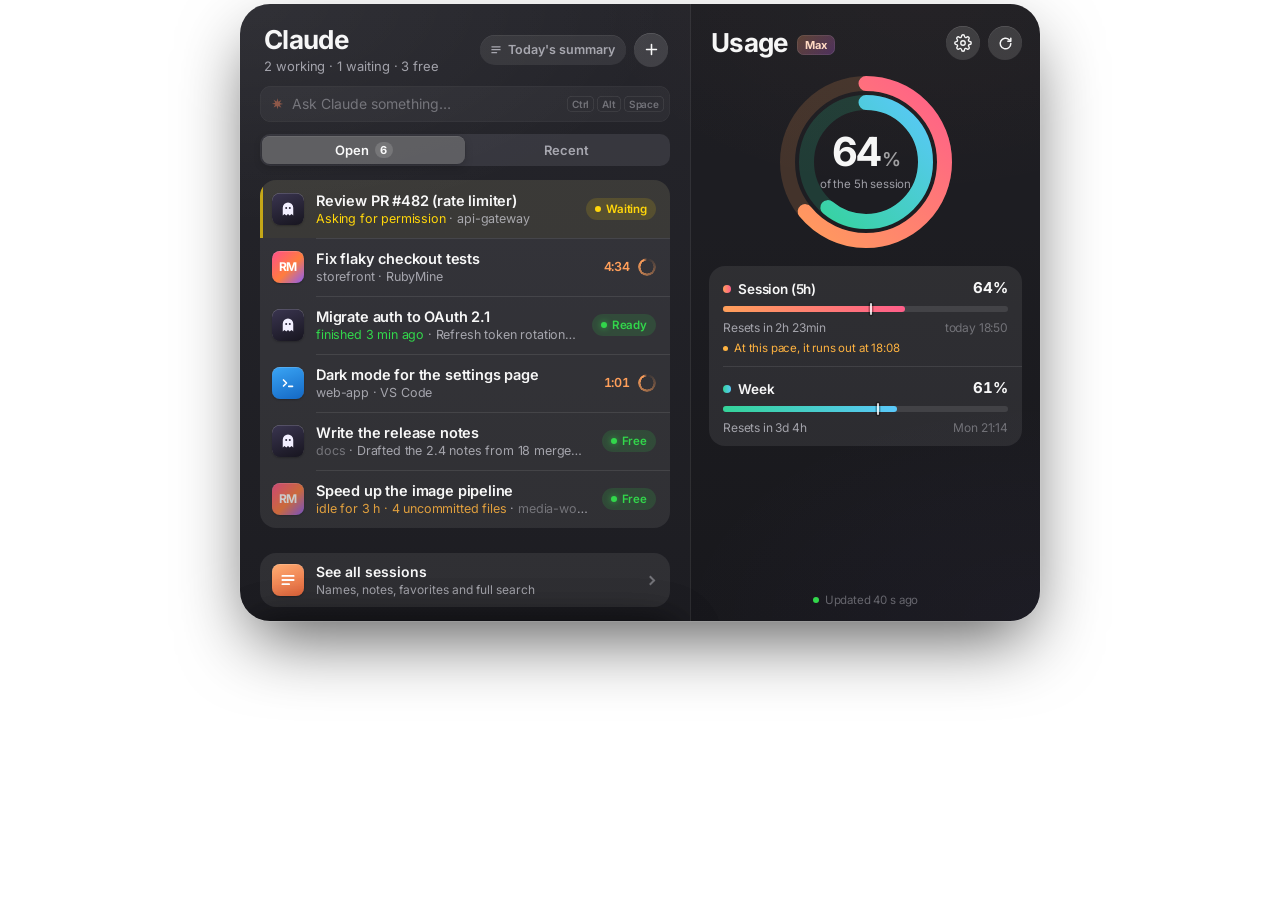
<file: claude_dock/ui/index.html>
<!doctype html>
<html lang="en">
<head>
<meta charset="utf-8">
<title>Claude Dock</title>
<link rel="stylesheet" href="style.css">
<script src="i18n.js"></script>
</head>
<body>
  <!-- ilha: o que fica visível com o painel fechado -->
  <button id="island" aria-label="Claude sessions">
    <svg class="island-mark" viewBox="0 0 24 24" aria-hidden="true"><path d="M12 2.5l1.6 6.1 5.6-3.1-3.1 5.6 6.1 1.6-6.1 1.6 3.1 5.6-5.6-3.1L12 22.5l-1.6-6.1-5.6 3.1 3.1-5.6-6.1-1.6 6.1-1.6-3.1-5.6 5.6 3.1z"/></svg>
    <span id="dots" class="dots"></span>
    <span id="island-wait" class="island-wait"></span>
    <span id="island-ask" class="island-ask"></span>
    <span id="island-usage" class="island-usage"></span>
    <span id="island-update" class="island-update" hidden>
      <svg viewBox="0 0 24 24"><path d="M12 18V6M6.5 11.5L12 6l5.5 5.5"/></svg>
    </span>
  </button>

  <section id="panel" aria-hidden="true">
    <div class="tint"></div>

    <div class="content">
      <header class="head">
        <div>
          <h1>Claude</h1>
          <p id="summary"></p>
        </div>
        <div class="head-actions">
          <!-- resumo do dia: só aparece com summary.enabled -->
          <button id="sum-open" class="head-pill" type="button" data-i18n-aria="sumTitle" hidden>
            <svg viewBox="0 0 24 24"><path d="M5 6.5h14M5 11.5h14M5 16.5h8"/></svg><span data-i18n="sumBtn"></span>
          </button>
          <button id="new" class="round" data-i18n-aria="newSession">
            <svg viewBox="0 0 24 24"><path d="M12 5v14M5 12h14"/></svg>
          </button>
        </div>
      </header>

      <!-- comando rápido: uma linha discreta; vira o campo de pedido ao focar -->
      <div id="ask" class="ask">
        <div class="ask-bar">
          <svg class="ask-mark" viewBox="0 0 24 24" aria-hidden="true"><path d="M12 2.5l1.6 6.1 5.6-3.1-3.1 5.6 6.1 1.6-6.1 1.6 3.1 5.6-5.6-3.1L12 22.5l-1.6-6.1-5.6 3.1 3.1-5.6-6.1-1.6 6.1-1.6-3.1-5.6 5.6 3.1z"/></svg>
          <input id="ask-input" type="text" data-i18n-ph="askPh" spellcheck="false" autocomplete="off" maxlength="4000">
          <span id="ask-keys" class="ask-keys"></span>
          <button id="ask-folder" class="ask-chip" type="button"></button>
          <button id="ask-stop" class="ask-stop" type="button">
            <i></i><span data-i18n="askStop"></span>
          </button>
        </div>
        <div id="ask-menu" class="ask-menu">
          <div class="ask-menu-title" data-i18n="askRunIn"></div>
          <ul id="ask-folders"></ul>
          <button id="ask-pick" class="ask-menu-pick" type="button" data-i18n="askOtherFolder"></button>
        </div>
      </div>

      <div class="seg" role="tablist">
        <span class="seg-thumb"></span>
        <button data-tab="live" role="tab"><span data-i18n="tabOpen"></span><span id="nlive" class="seg-n"></span></button>
        <button data-tab="recent" role="tab" data-i18n="tabRecent"></button>
      </div>

      <div class="views">
        <div class="view" data-view="live">
          <div id="live"></div>
        </div>
        <div class="view" data-view="recent">
          <label class="search">
            <svg viewBox="0 0 24 24"><circle cx="11" cy="11" r="6.5"/><path d="M16 16l4 4"/></svg>
            <input id="search" type="text" data-i18n-ph="search" spellcheck="false" autocomplete="off">
          </label>
          <div id="history"></div>
        </div>
      </div>
      <!-- resposta do comando rápido: toma o lugar das abas enquanto existe -->
      <div id="answer" class="answer">
        <div id="ans-card" class="ans-card">
          <div class="ans-head">
            <div class="ans-head-text">
              <div id="ans-q" class="ans-q"></div>
              <div id="ans-meta" class="ans-meta"></div>
            </div>
            <button id="ans-close" class="round small" data-i18n-aria="close">
              <svg viewBox="0 0 24 24"><path d="M7 7l10 10M17 7L7 17"/></svg>
            </button>
          </div>
          <div id="ans-body" class="ans-body"></div>
        </div>
        <div id="ans-actions" class="ans-actions"></div>
      </div>

      <div class="dock-foot">
        <button id="see-all" class="see-all">
          <span class="tile tile-all"><svg viewBox="0 0 24 24"><path d="M4.5 6.5h15M4.5 12h15M4.5 17.5h9"/></svg></span>
          <span class="see-all-text"><b data-i18n="seeAll"></b><span id="see-all-sub"></span></span>
          <span class="chev"></span>
        </button>
      </div>
    </div>

    <!-- coluna direita: consumo do plano -->
    <aside class="usage">
      <div class="u-head">
        <div class="u-title">
          <h1 data-i18n="usage"></h1>
          <span id="u-plan" class="plan"></span>
        </div>
        <div class="u-actions">
          <button id="u-settings" class="round" data-i18n-aria="settings">
            <svg viewBox="0 0 24 24"><circle cx="12" cy="12" r="3"/><path d="M19.4 15a1.65 1.65 0 00.33 1.82l.06.06a2 2 0 11-2.83 2.83l-.06-.06a1.65 1.65 0 00-1.82-.33 1.65 1.65 0 00-1 1.51V21a2 2 0 11-4 0v-.09A1.65 1.65 0 009 19.4a1.65 1.65 0 00-1.82.33l-.06.06a2 2 0 11-2.83-2.83l.06-.06a1.65 1.65 0 00.33-1.82 1.65 1.65 0 00-1.51-1H3a2 2 0 110-4h.09A1.65 1.65 0 004.6 9a1.65 1.65 0 00-.33-1.82l-.06-.06a2 2 0 112.83-2.83l.06.06a1.65 1.65 0 001.82.33H9a1.65 1.65 0 001-1.51V3a2 2 0 114 0v.09a1.65 1.65 0 001 1.51 1.65 1.65 0 001.82-.33l.06-.06a2 2 0 112.83 2.83l-.06.06a1.65 1.65 0 00-.33 1.82V9a1.65 1.65 0 001.51 1H21a2 2 0 110 4h-.09a1.65 1.65 0 00-1.51 1z"/></svg>
          </button>
          <button id="u-refresh" class="round" data-i18n-aria="refreshUsage">
            <svg viewBox="0 0 24 24"><path d="M19.5 12a7.5 7.5 0 11-2.2-5.3M19.5 4.5v4.2h-4.2"/></svg>
          </button>
        </div>
      </div>
      <div id="u-update"></div>
      <div id="u-body" class="u-body"></div>
      <div id="u-foot" class="u-foot"></div>
    </aside>

    <!-- folha "nova sessão" -->
    <div id="scrim"></div>
    <div id="sheet">
      <div class="grabber"></div>
      <div class="sheet-head">
        <h2 data-i18n="newSession"></h2>
        <button id="sheet-close" class="round small" data-i18n-aria="close">
          <svg viewBox="0 0 24 24"><path d="M7 7l10 10M17 7L7 17"/></svg>
        </button>
      </div>
      <p class="sheet-sub" data-i18n="sheetSub"></p>
      <ul id="folders" class="group"></ul>
      <ul class="group">
        <li id="pick" class="row">
          <span class="tile tile-folder"><svg viewBox="0 0 24 24"><path d="M3.5 7.5a2 2 0 012-2h4l2 2h7a2 2 0 012 2v7.5a2 2 0 01-2 2h-13a2 2 0 01-2-2z"/></svg></span>
          <div class="row-text"><div class="row-title" data-i18n="pickFolder"></div></div>
          <span class="chev"></span>
        </li>
      </ul>
    </div>

    <!-- folha "resumo de hoje" -->
    <div id="sum-sheet" class="bottom-sheet">
      <div class="grabber"></div>
      <div class="sheet-head">
        <h2 data-i18n="sumTitle"></h2>
        <button id="sum-close" class="round small" data-i18n-aria="close">
          <svg viewBox="0 0 24 24"><path d="M7 7l10 10M17 7L7 17"/></svg>
        </button>
      </div>
      <p id="sum-sub" class="sheet-sub"></p>
      <div id="sum-body" class="sum-body"></div>
      <div id="sum-actions" class="ans-actions"></div>
    </div>
  </section>

<script src="demo.js"></script>
<script src="app.js"></script>
</body>
</html>
</file>
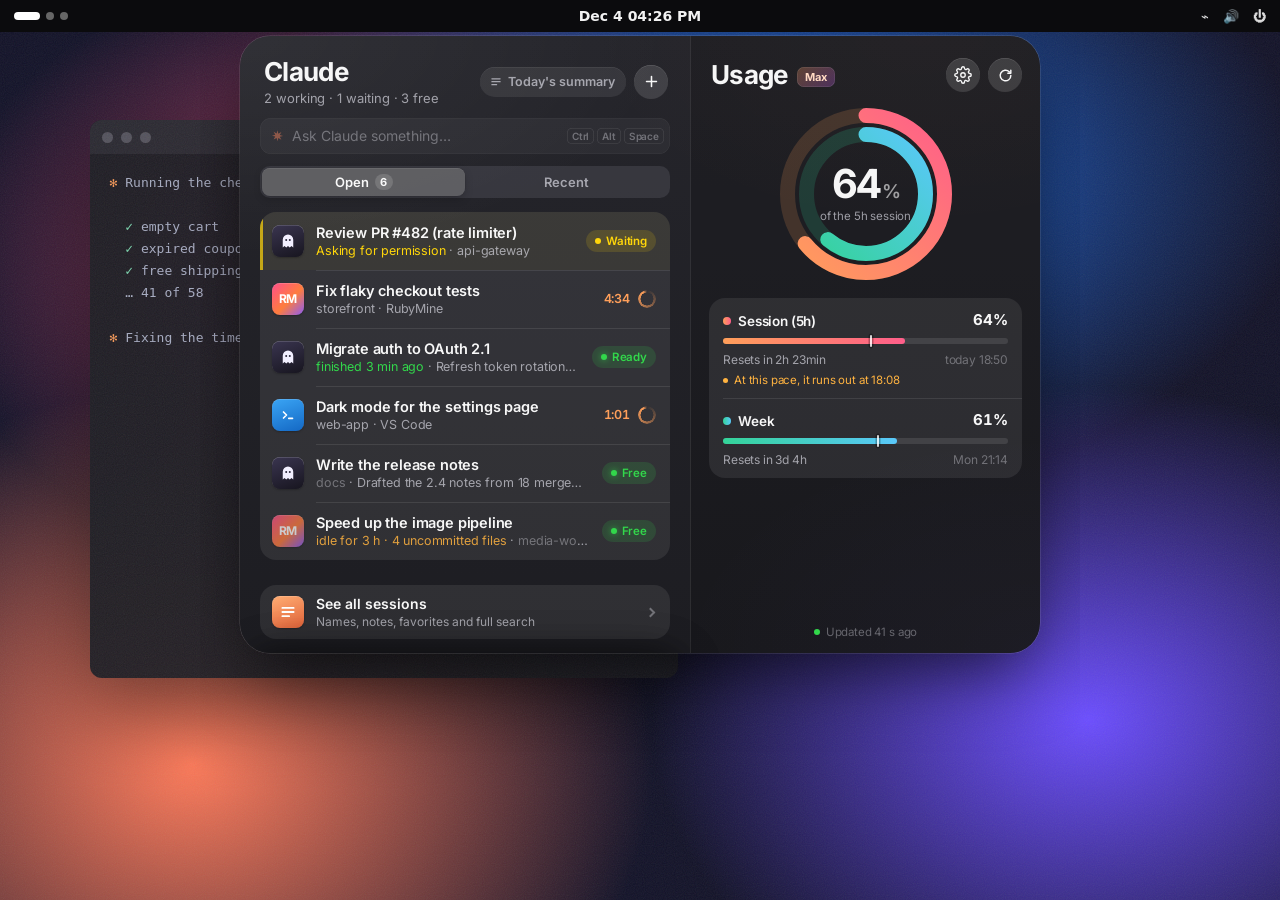
<file: tools/stage.html>
<!doctype html>
<!--
  Palco pros prints do README: papel de parede + top bar do GNOME + o dock com dados fictícios.
  Sirva a raiz do repo (python3 -m http.server) e abra:
    tools/stage.html?lang=en&view=live        (view: live | recent | sheet | summary | closed)
    tools/stage.html?lang=en&ask=running      (comando rápido: stream | running | done | focus)
    tools/stage.html?lang=pt&q=api
-->
<html>
<head>
<meta charset="utf-8">
<title>Claude Dock stage</title>
<style>
  html, body { margin: 0; width: 100%; height: 100%; overflow: hidden; }
  body {
    font-family: "Ubuntu Sans", "Ubuntu", system-ui, sans-serif;
    background:
      radial-gradient(60% 70% at 15% 85%, #ff7a59 0%, transparent 60%),
      radial-gradient(55% 60% at 85% 80%, #6b4dff 0%, transparent 62%),
      radial-gradient(70% 60% at 60% 20%, #1f6feb 0%, transparent 60%),
      radial-gradient(50% 50% at 30% 30%, #c2416a 0%, transparent 70%),
      #121228;
  }
  body::after { /* grão leve */
    content: ""; position: fixed; inset: 0; pointer-events: none; opacity: .18;
    background-image: url("data:image/svg+xml;utf8,<svg xmlns='http://www.w3.org/2000/svg' width='160' height='160'><filter id='n'><feTurbulence type='fractalNoise' baseFrequency='.9' numOctaves='2' stitchTiles='stitch'/></filter><rect width='100%' height='100%' filter='url(%23n)' opacity='.5'/></svg>");
  }
  body.no-grain::after { display: none; }
  .topbar {
    position: fixed; top: 0; left: 0; right: 0; height: 32px; z-index: 1;
    background: #0b0b0d; color: #f2f2f2;
    display: flex; align-items: center; justify-content: space-between;
    padding: 0 14px; font-size: 14px; font-weight: 600;
  }
  .topbar .ws { display: flex; gap: 6px; align-items: center; }
  .topbar .ws i { width: 8px; height: 8px; border-radius: 4px; background: #666; }
  .topbar .ws i:first-child { width: 26px; background: #fff; }
  .topbar .clock { position: absolute; left: 50%; transform: translateX(-50%); }
  .topbar .tray { display: flex; gap: 14px; opacity: .9; font-size: 13px; }
  /* janela de fundo, só pra dar contexto */
  .bgwin {
    position: fixed; left: 7%; top: 120px; width: 46%; height: 62%;
    border-radius: 12px; background: #1e1e24; box-shadow: 0 30px 80px rgba(0,0,0,.45);
    overflow: hidden; opacity: .96;
  }
  .bgwin .bar { height: 34px; background: #2a2a31; display: flex; align-items: center; gap: 8px; padding: 0 12px; }
  .bgwin .bar i { width: 11px; height: 11px; border-radius: 50%; background: #55555e; }
  .bgwin pre { margin: 0; padding: 18px 20px; color: #a9b1c6; font: 13px/1.7 "JetBrains Mono", "Ubuntu Mono", monospace; }
  .bgwin pre b { color: #ff9f5a; font-weight: 500; } .bgwin pre em { color: #7ee0b5; font-style: normal; }
  iframe {
    position: fixed; top: 32px; left: 50%; margin-left: -440px;
    width: 880px; height: 720px; border: 0; z-index: 2; background: transparent;
  }
</style>
</head>
<body>
  <div class="topbar">
    <div class="ws"><i></i><i></i><i></i></div>
    <div class="clock" id="clock"></div>
    <div class="tray"><span>⌁</span><span>🔊</span><span>⏻</span></div>
  </div>
  <div class="bgwin">
    <div class="bar"><i></i><i></i><i></i></div>
    <pre id="code"></pre>
  </div>
  <iframe id="dock" allowtransparency="true"></iframe>
<script>
  const p = new URLSearchParams(location.search);
  if (p.get("grain") === "0") document.body.classList.add("no-grain"); // GIF: sem granulado comprime muito melhor
  const lang = p.get("lang") || "en";
  const now = new Date();
  const loc = lang === "pt" ? "pt-BR" : "en-US";
  document.getElementById("clock").textContent =
    now.toLocaleDateString(loc, { month: "short", day: "numeric" }).replace(".", "") + "  " +
    now.toLocaleTimeString(loc, { hour: "2-digit", minute: "2-digit" });
  document.getElementById("code").innerHTML = lang === "pt"
    ? "<b>✻</b> Rodando os testes do checkout…\n\n  <em>✓</em> carrinho vazio\n  <em>✓</em> cupom expirado\n  <em>✓</em> frete grátis acima de R$ 200\n  … 41 de 58\n\n<b>✻</b> Corrigindo o timeout no mock do gateway"
    : "<b>✻</b> Running the checkout tests…\n\n  <em>✓</em> empty cart\n  <em>✓</em> expired coupon\n  <em>✓</em> free shipping over $50\n  … 41 of 58\n\n<b>✻</b> Fixing the timeout in the gateway mock";
  const q = new URLSearchParams({ lang });
  const view = p.get("view") || "live";
  if (view === "closed") q.set("closed", "1"); else if (view !== "live") q.set("view", view);
  if (p.get("q")) q.set("q", p.get("q"));
  if (p.get("update")) q.set("update", "1");
  if (p.get("ask")) q.set("ask", p.get("ask"));
  document.getElementById("dock").src = "../claude_dock/ui/index.html?" + q;
</script>
</body>
</html>
</file>
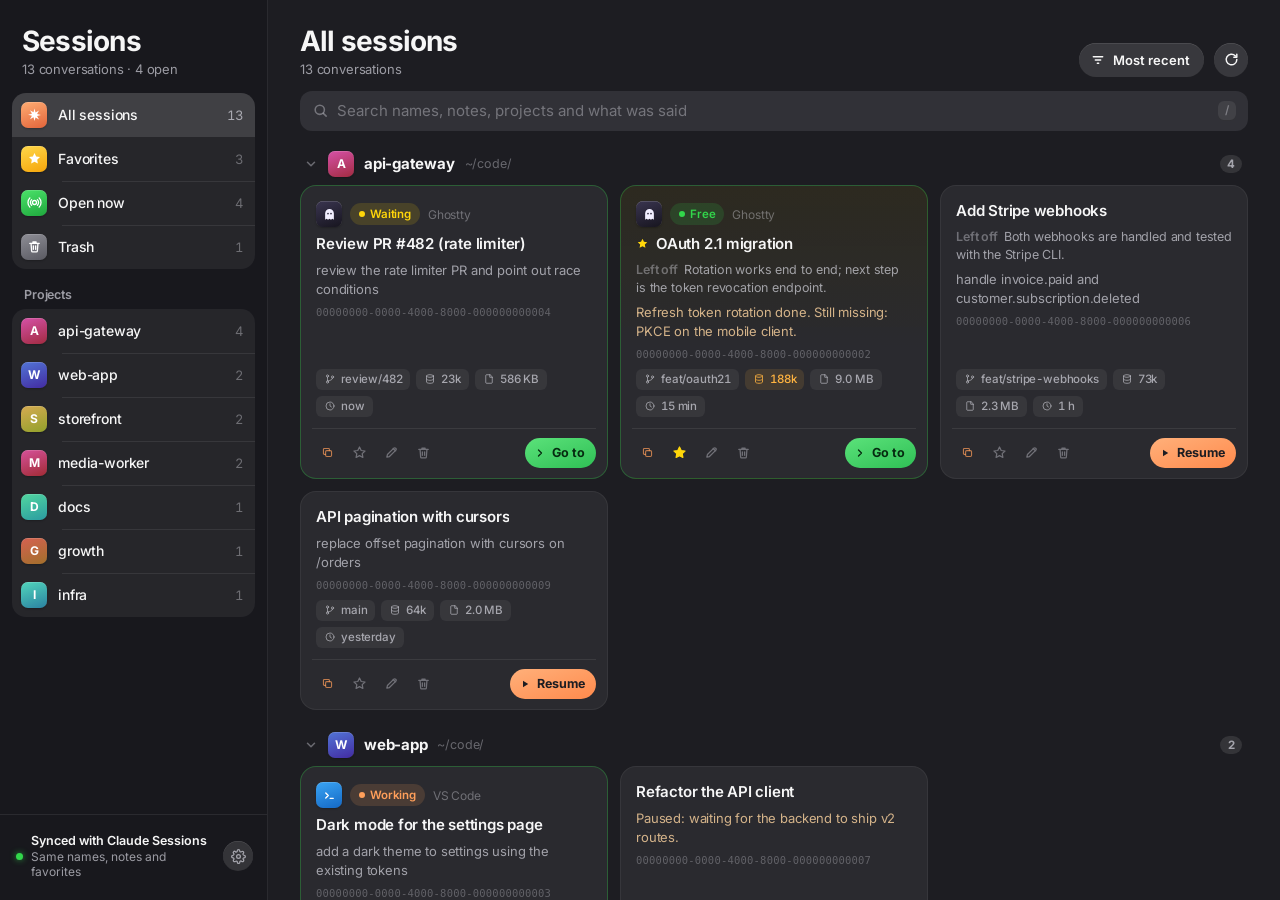
<file: claude_dock/ui/library.html>
<!doctype html>
<html lang="en">
<head>
<meta charset="utf-8">
<title>Claude Sessions</title>
<link rel="stylesheet" href="library.css">
<script src="library-i18n.js"></script>
</head>
<body>
  <svg width="0" height="0" style="position:absolute" aria-hidden="true">
    <defs>
      <symbol id="i-claude" viewBox="0 0 24 24"><path d="M12 2.5l1.6 6.1 5.6-3.1-3.1 5.6 6.1 1.6-6.1 1.6 3.1 5.6-5.6-3.1L12 22.5l-1.6-6.1-5.6 3.1 3.1-5.6-6.1-1.6 6.1-1.6-3.1-5.6 5.6 3.1z"/></symbol>
      <symbol id="i-star" viewBox="0 0 24 24"><path d="M12 3.2l2.7 5.6 6.1.8-4.5 4.2 1.1 6.1L12 17l-5.4 2.9 1.1-6.1-4.5-4.2 6.1-.8z"/></symbol>
      <symbol id="i-trash" viewBox="0 0 24 24"><path d="M4.5 7h15M9.5 7V4.8h5V7M6.5 7l.9 12.2a1.6 1.6 0 001.6 1.5h6a1.6 1.6 0 001.6-1.5L17.5 7M10.2 11v5.5M13.8 11v5.5"/></symbol>
      <symbol id="i-live" viewBox="0 0 24 24"><circle cx="12" cy="12" r="3.2"/><path d="M7.4 7.4a6.5 6.5 0 000 9.2M16.6 7.4a6.5 6.5 0 010 9.2M4.6 4.6a10.5 10.5 0 000 14.8M19.4 4.6a10.5 10.5 0 010 14.8"/></symbol>
      <symbol id="i-search" viewBox="0 0 24 24"><circle cx="11" cy="11" r="6.5"/><path d="M16 16l4 4"/></symbol>
      <symbol id="i-refresh" viewBox="0 0 24 24"><path d="M19.5 12a7.5 7.5 0 11-2.2-5.3M19.5 4.5v4.2h-4.2"/></symbol>
      <symbol id="i-edit" viewBox="0 0 24 24"><path d="M14.5 5.5l4 4M4.5 19.5l1-4.2L15.8 5a1.9 1.9 0 012.7 0l.5.5a1.9 1.9 0 010 2.7L8.7 18.5z"/></symbol>
      <symbol id="i-restore" viewBox="0 0 24 24"><path d="M4.5 12a7.5 7.5 0 102.2-5.3M4.5 4.5v4.2h4.2"/></symbol>
      <symbol id="i-check" viewBox="0 0 24 24"><path d="M5.5 12.5l4.2 4.2 8.8-9.4"/></symbol>
      <symbol id="i-x" viewBox="0 0 24 24"><path d="M7 7l10 10M17 7L7 17"/></symbol>
      <symbol id="i-sort" viewBox="0 0 24 24"><path d="M5 7h14M8 12h8M11 17h2"/></symbol>
      <symbol id="i-branch" viewBox="0 0 24 24"><circle cx="7" cy="6" r="2.2"/><circle cx="7" cy="18" r="2.2"/><circle cx="17" cy="8" r="2.2"/><path d="M7 8.2v7.6M17 10.2c0 3.8-4 4.3-9 5.6"/></symbol>
      <symbol id="i-ctx" viewBox="0 0 24 24"><ellipse cx="12" cy="6" rx="7" ry="2.6"/><path d="M5 6v12c0 1.4 3.1 2.6 7 2.6s7-1.2 7-2.6V6M5 12c0 1.4 3.1 2.6 7 2.6s7-1.2 7-2.6"/></symbol>
      <symbol id="i-file" viewBox="0 0 24 24"><path d="M13.5 3.5H7a1.5 1.5 0 00-1.5 1.5v14A1.5 1.5 0 007 20.5h10a1.5 1.5 0 001.5-1.5V8.5zM13.5 3.5v5h5"/></symbol>
      <symbol id="i-gear" viewBox="0 0 24 24"><circle cx="12" cy="12" r="3"/><path d="M19.4 15a1.65 1.65 0 00.33 1.82l.06.06a2 2 0 11-2.83 2.83l-.06-.06a1.65 1.65 0 00-1.82-.33 1.65 1.65 0 00-1 1.51V21a2 2 0 11-4 0v-.09A1.65 1.65 0 009 19.4a1.65 1.65 0 00-1.82.33l-.06.06a2 2 0 11-2.83-2.83l.06-.06a1.65 1.65 0 00.33-1.82 1.65 1.65 0 00-1.51-1H3a2 2 0 110-4h.09A1.65 1.65 0 004.6 9a1.65 1.65 0 00-.33-1.82l-.06-.06a2 2 0 112.83-2.83l.06.06a1.65 1.65 0 001.82.33H9a1.65 1.65 0 001-1.51V3a2 2 0 114 0v.09a1.65 1.65 0 001 1.51 1.65 1.65 0 001.82-.33l.06-.06a2 2 0 112.83 2.83l-.06.06a1.65 1.65 0 00-.33 1.82V9a1.65 1.65 0 001.51 1H21a2 2 0 110 4h-.09a1.65 1.65 0 00-1.51 1z"/></symbol>
      <symbol id="i-play" viewBox="0 0 24 24"><path d="M8 5.5v13l10.5-6.5z"/></symbol>
      <symbol id="i-ghostty" viewBox="0 0 24 24"><path fill-rule="evenodd" d="M12 3.2a7 7 0 00-7 7v10.3l2.33-1.75 2.34 1.75L12 18.75l2.33 1.75 2.34-1.75L19 20.5V10.2a7 7 0 00-7-7zM9.6 9.2a1.35 1.35 0 110 2.7 1.35 1.35 0 010-2.7zm4.8 0a1.35 1.35 0 110 2.7 1.35 1.35 0 010-2.7z"/></symbol>
      <symbol id="i-term" viewBox="0 0 24 24"><path d="M6 8l4 4-4 4M13 16.5h5"/></symbol>
      <symbol id="i-chev" viewBox="0 0 24 24"><path d="M9 6l6 6-6 6"/></symbol>
      <symbol id="i-clock" viewBox="0 0 24 24"><circle cx="12" cy="12" r="8"/><path d="M12 7.5V12l3 2"/></symbol>
      <symbol id="i-copy" viewBox="0 0 24 24"><rect x="8.5" y="8.5" width="11" height="11" rx="2.2"/><path d="M15.5 8.5V6.2a1.7 1.7 0 00-1.7-1.7H6.2a1.7 1.7 0 00-1.7 1.7v7.6a1.7 1.7 0 001.7 1.7h2.3"/></symbol>
      <symbol id="i-hash" viewBox="0 0 24 24"><path d="M9.5 4l-2 16M16.5 4l-2 16M4.5 9h15M4 15h15"/></symbol>
    </defs>
  </svg>

  <div class="tint"></div>

  <div class="app">
    <!-- barra lateral -->
    <aside class="side">
      <header class="side-head">
        <h1 data-i18n="l_title"></h1>
        <p id="side-sub"></p>
      </header>
      <div class="side-scroll">
        <ul class="group" id="filters"></ul>
        <div class="section-title" data-i18n="l_projects"></div>
        <ul class="group" id="projects"></ul>
      </div>
      <footer class="side-foot">
        <button id="sync" class="sync"></button>
        <button id="settings-btn" class="round small" data-i18n-aria="l_settings"><svg><use href="#i-gear"/></svg></button>
      </footer>
    </aside>

    <!-- lista -->
    <main class="main">
      <header class="main-head">
        <div class="mh-text">
          <h2 id="view-title"></h2>
          <p id="view-sub"></p>
        </div>
        <div class="mh-actions">
          <div class="menu-wrap">
            <button id="sort-btn" class="pill-btn"><svg><use href="#i-sort"/></svg><span id="sort-label"></span></button>
            <ul id="sort-menu" class="menu" hidden></ul>
          </div>
          <button id="refresh" class="round" data-i18n-aria="l_refresh"><svg><use href="#i-refresh"/></svg></button>
        </div>
      </header>

      <label class="search">
        <svg><use href="#i-search"/></svg>
        <input id="q" type="text" data-i18n-ph="l_search" spellcheck="false" autocomplete="off">
        <span id="q-status" class="q-status"></span>
        <kbd class="kbd" id="q-kbd">/</kbd>
      </label>

      <div id="notice"></div>
      <div id="list" class="list"></div>
    </main>
  </div>

  <!-- barra de seleção (cápsula estilo ilha) -->
  <div id="bulk" class="bulk" hidden>
    <span id="bulk-n" class="bulk-n"></span>
    <span class="bulk-sep"></span>
    <button data-bulk="fav"><svg><use href="#i-star"/></svg><span data-i18n="l_favorite"></span></button>
    <button data-bulk="trash"><svg><use href="#i-trash"/></svg><span data-i18n="l_toTrash"></span></button>
    <button data-bulk="restore"><svg><use href="#i-restore"/></svg><span data-i18n="l_restore"></span></button>
    <button data-bulk="clear" class="bulk-x" data-i18n-aria="l_clearSel"><svg><use href="#i-x"/></svg></button>
  </div>

  <!-- aviso com desfazer -->
  <ul id="ctx" class="menu ctx" hidden></ul>
  <div id="toast" class="toast" hidden><span id="toast-text"></span><button id="toast-undo" data-i18n="l_undo"></button></div>

  <!-- folhas -->
  <div id="scrim" class="scrim"></div>
  <section id="editor" class="dialog" hidden>
    <div class="dialog-head">
      <h3 data-i18n="l_edit"></h3>
      <button class="round small" data-close data-i18n-aria="l_close"><svg><use href="#i-x"/></svg></button>
    </div>
    <p id="ed-first" class="ed-first"></p>
    <div class="field">
      <label for="ed-name" data-i18n="l_name"></label>
      <input id="ed-name" type="text" spellcheck="false" autocomplete="off">
    </div>
    <div class="field">
      <label for="ed-notes" data-i18n="l_notes"></label>
      <textarea id="ed-notes" rows="4" data-i18n-ph="l_notesPh"></textarea>
    </div>
    <div class="dialog-foot">
      <span class="hint" data-i18n="l_saveHint"></span>
      <button class="btn" data-close data-i18n="l_cancel"></button>
      <button class="btn primary" id="ed-save" data-i18n="l_save"></button>
    </div>
  </section>


<script src="library-demo.js"></script>
<script src="library.js"></script>
</body>
</html>
</file>
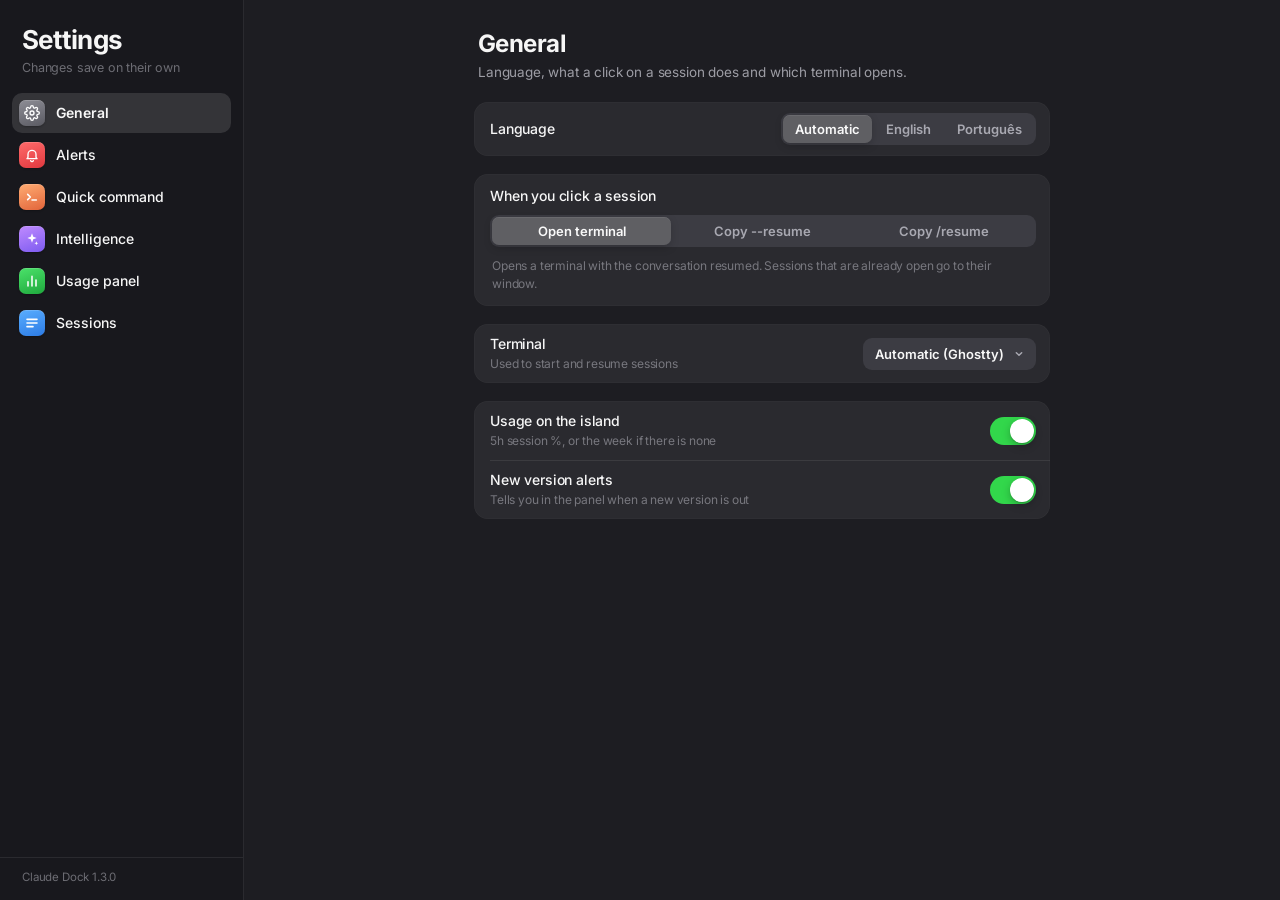
<file: claude_dock/ui/settings.html>
<!doctype html>
<html lang="en">
<head>
<meta charset="utf-8">
<meta name="viewport" content="width=device-width, initial-scale=1">
<title>Claude Dock Settings</title>
<link rel="stylesheet" href="settings.css">
<script src="settings-i18n.js"></script>
</head>
<body>
  <svg width="0" height="0" style="position:absolute" aria-hidden="true">
    <defs>
      <symbol id="i-general" viewBox="0 0 24 24"><circle cx="12" cy="12" r="3"/><path d="M19.4 15a1.65 1.65 0 00.33 1.82l.06.06a2 2 0 11-2.83 2.83l-.06-.06a1.65 1.65 0 00-1.82-.33 1.65 1.65 0 00-1 1.51V21a2 2 0 11-4 0v-.09A1.65 1.65 0 009 19.4a1.65 1.65 0 00-1.82.33l-.06.06a2 2 0 11-2.83-2.83l.06-.06a1.65 1.65 0 00.33-1.82 1.65 1.65 0 00-1.51-1H3a2 2 0 110-4h.09A1.65 1.65 0 004.6 9a1.65 1.65 0 00-.33-1.82l-.06-.06a2 2 0 112.83-2.83l.06.06a1.65 1.65 0 001.82.33H9a1.65 1.65 0 001-1.51V3a2 2 0 114 0v.09a1.65 1.65 0 001 1.51 1.65 1.65 0 001.82-.33l.06-.06a2 2 0 112.83 2.83l-.06.06a1.65 1.65 0 00-.33 1.82V9a1.65 1.65 0 001.51 1H21a2 2 0 110 4h-.09a1.65 1.65 0 00-1.51 1z"/></symbol>
      <symbol id="i-alerts" viewBox="0 0 24 24"><path d="M18 15.5V11a6 6 0 10-12 0v4.5L4.5 17.5h15zM10 20.5a2.2 2.2 0 004 0"/></symbol>
      <symbol id="i-ask" viewBox="0 0 24 24"><path d="M5.5 8l4 4-4 4M12 16.5h6.5"/></symbol>
      <symbol id="i-intelligence" viewBox="0 0 24 24"><path d="M12 3.5l1.9 5.1 5.1 1.9-5.1 1.9L12 17.5l-1.9-5.1L5 10.5l5.1-1.9zM18.5 15.5l.8 2.2 2.2.8-2.2.8-.8 2.2-.8-2.2-2.2-.8 2.2-.8z"/></symbol>
      <symbol id="i-usage" viewBox="0 0 24 24"><path d="M6 19.5V13M12 19.5V5M18 19.5v-9"/></symbol>
      <symbol id="i-sessions" viewBox="0 0 24 24"><path d="M4.5 6.5h15M4.5 12h15M4.5 17.5h9"/></symbol>
      <symbol id="i-warn" viewBox="0 0 24 24"><path d="M12 4l9 15.5H3zM12 10v4.2M12 17v.01"/></symbol>
      <symbol id="i-info" viewBox="0 0 24 24"><circle cx="12" cy="12" r="8.5"/><path d="M12 11v5.5M12 7.8v.01"/></symbol>
      <symbol id="i-chev" viewBox="0 0 24 24"><path d="M8 10l4 4 4-4"/></symbol>
      <symbol id="i-bell" viewBox="0 0 24 24"><path d="M18 15.5V11a6 6 0 10-12 0v4.5L4.5 17.5h15zM10 20.5a2.2 2.2 0 004 0"/></symbol>
    </defs>
  </svg>

  <div class="tint"></div>

  <div class="app">
    <aside class="side">
      <header class="side-head">
        <h1 data-i18n="title"></h1>
        <p id="side-sub"></p>
      </header>
      <nav id="nav" class="nav-list"></nav>
      <footer class="side-foot" id="side-foot"></footer>
    </aside>

    <main class="main" id="main">
      <div class="page" id="page"></div>
    </main>
  </div>

<script src="settings-demo.js"></script>
<script src="settings.js"></script>
</body>
</html>
</file>
<file: claude_dock/ui/style.css>
@font-face {
  font-family: "Inter";
  src: url("fonts/Inter.woff2") format("woff2");
  font-weight: 100 900;
  font-display: block;
}

:root {
  --label: rgba(255, 255, 255, .96);
  --label-2: rgba(235, 235, 245, .62);
  --label-3: rgba(235, 235, 245, .36);
  --fill: rgba(255, 255, 255, .08);
  --fill-2: rgba(255, 255, 255, .13);
  --sep: rgba(255, 255, 255, .09);
  --orange: #ff9f5a;
  --green: #32d74b;
  --yellow: #ffd60a;
  --spring: cubic-bezier(.32, 1.28, .48, 1);
  --smooth: cubic-bezier(.25, .9, .3, 1);
  --panel-w: 800px;
  --left-w: 450px;
  --red: #ff453a;
  --amber: #ffb340;
}

* { box-sizing: border-box; margin: 0; padding: 0; }

html, body {
  width: 100%; height: 100%;
  background: transparent;
  overflow: hidden;
  font-family: "Inter", "Ubuntu Sans", system-ui, sans-serif;
  font-feature-settings: "cv11", "ss01", "ss03";
  color: var(--label);
  -webkit-font-smoothing: antialiased;
  user-select: none;
  cursor: default;
  letter-spacing: -.01em;
}
button { font: inherit; color: inherit; background: none; border: 0; cursor: pointer; }
ul { list-style: none; }
svg { display: block; }

/* =================================================================== ilha */

#island {
  position: absolute; top: 4px; left: 50%;
  height: 24px; min-width: 44px;
  padding: 0 11px 0 9px;
  display: flex; align-items: center; gap: 7px;
  border-radius: 999px;
  background: #000;
  box-shadow: 0 0 0 .5px rgba(255, 255, 255, .14), 0 6px 18px rgba(0, 0, 0, .35);
  transform: translateX(-50%);
  transition: transform .45s var(--spring), opacity .2s, box-shadow .3s;
  z-index: 3;
}
body.hovering #island { transform: translateX(-50%) scale(1.08); box-shadow: 0 0 0 .5px rgba(255, 255, 255, .22), 0 8px 24px rgba(0, 0, 0, .45); }
body.open #island { opacity: 0; transform: translateX(-50%) scale(1.6, 1.3); transition: transform .4s var(--smooth), opacity .14s; }

.island-mark { width: 12px; height: 12px; fill: #d97757; flex: none; }
.dots { display: flex; gap: 5px; align-items: center; }
.dots:empty { display: none; }
.dot { width: 6px; height: 6px; border-radius: 50%; background: var(--green); }
.dot.busy { background: var(--orange); animation: pulse 1.6s ease-in-out infinite; }
/* esperando você: pulsa em amarelo (só transform/opacity, leve) */
.dot.other { background: var(--yellow); animation: beat 1.2s ease-in-out infinite; }
/* terminou e você ainda não viu: anel discreto */
.dot.unseen { box-shadow: 0 0 0 1.5px #000, 0 0 0 2.5px rgba(50, 215, 75, .55); }
@keyframes pulse { 50% { opacity: .3; } }
@keyframes beat { 50% { transform: scale(1.35); opacity: .55; } }
.island-wait { font-size: 11.5px; font-weight: 600; color: var(--yellow); white-space: nowrap; letter-spacing: -.005em; }
.island-wait:empty { display: none; }

/* ================================================================= painel */

#panel {
  position: absolute; top: 4px; left: 50%;
  width: var(--panel-w); margin-left: calc(var(--panel-w) / -2);
  height: 280px; max-height: calc(100% - 40px);
  border-radius: 30px;
  overflow: hidden;
  isolation: isolate;
  box-shadow:
    0 0 0 .5px rgba(255, 255, 255, .2),
    inset 0 .5px 0 rgba(255, 255, 255, .28),
    0 28px 70px -12px rgba(0, 0, 0, .65);
  transform-origin: 50% 0;
  transform: scale(.14, .05);
  opacity: 0;
  visibility: hidden;
  transition: transform .34s var(--smooth), opacity .2s ease .06s, height .45s var(--spring), visibility 0s linear .34s;
}
body.open #panel {
  transform: none;
  opacity: 1;
  visibility: visible;
  transition: transform .52s var(--spring), opacity .14s ease, height .45s var(--spring), visibility 0s;
}

/* cor sólida com degradês bem leves imitando vidro (sem captura/blur: mais leve) */
.tint {
  position: absolute; inset: 0; z-index: -1;
  background:
    radial-gradient(90% 60% at 0% 0%, rgba(255, 255, 255, .055), transparent 60%),
    radial-gradient(70% 55% at 100% 100%, rgba(140, 120, 255, .045), transparent 65%),
    radial-gradient(60% 45% at 85% 0%, rgba(255, 160, 110, .03), transparent 70%),
    linear-gradient(180deg, #25252b 0%, #1d1d22 100%);
}

.content {
  position: absolute; top: 0; bottom: 0; left: 0; width: var(--left-w);
  display: flex; flex-direction: column;
  padding: 22px 16px 0;
  opacity: 0; transform: translateY(-8px);
  transition: opacity .12s, transform .2s;
}
body.open .content { opacity: 1; transform: none; transition: opacity .3s ease .1s, transform .5s var(--spring) .06s; }

/* ================================================================== topo */

.head { display: flex; align-items: center; justify-content: space-between; padding: 0 6px 16px 8px; }
h1 { font-size: 26px; font-weight: 700; letter-spacing: -.025em; line-height: 1.1; }
#summary { font-size: 13px; color: var(--label-2); margin-top: 3px; letter-spacing: -.005em; }

.round {
  width: 34px; height: 34px; border-radius: 50%;
  display: grid; place-items: center;
  background: var(--fill-2);
  box-shadow: inset 0 .5px 0 rgba(255, 255, 255, .2);
  transition: background .15s, transform .25s var(--spring);
}
.round:hover { background: rgba(255, 255, 255, .2); }
.round:active { transform: scale(.9); }
.round svg { width: 17px; height: 17px; fill: none; stroke: var(--label); stroke-width: 2.2; stroke-linecap: round; }
.round.small { width: 28px; height: 28px; }
.round.small svg { width: 13px; height: 13px; stroke: var(--label-2); stroke-width: 2.6; }

/* ===================================================== controle segmentado */

.seg {
  position: relative;
  display: grid; grid-template-columns: 1fr 1fr;
  height: 32px; padding: 2px; margin: 0 4px 14px;
  border-radius: 10px;
  background: rgba(118, 118, 128, .24);
}
.seg button {
  position: relative; z-index: 1;
  font-size: 13px; font-weight: 600; color: var(--label-2);
  display: flex; align-items: center; justify-content: center; gap: 6px;
  transition: color .2s;
}
.seg button.on { color: var(--label); }
.seg-n {
  min-width: 18px; height: 16px; padding: 0 5px; border-radius: 8px;
  font-size: 11px; font-weight: 700; line-height: 16px; text-align: center;
  background: rgba(255, 255, 255, .14); color: var(--label);
}
.seg-n:empty { display: none; }
.seg-thumb {
  position: absolute; top: 2px; bottom: 2px; left: 2px; width: calc(50% - 2px);
  border-radius: 8px;
  background: rgba(99, 99, 102, .9);
  box-shadow: 0 3px 8px rgba(0, 0, 0, .18), 0 0 0 .5px rgba(0, 0, 0, .1), inset 0 .5px 0 rgba(255, 255, 255, .14);
  transition: transform .42s var(--spring);
}
.seg[data-tab="recent"] .seg-thumb { transform: translateX(100%); }

/* ================================================================ vistas */

.views { position: relative; flex: 1; min-height: 0; }
.view {
  position: absolute; inset: 0;
  overflow-y: auto;
  padding: 0 4px 18px;
  transition: opacity .22s, transform .4s var(--spring);
  scrollbar-width: none;
}
.view::-webkit-scrollbar { width: 0; }
.view[data-view="live"] { transform: translateX(-24px); }
.view[data-view="recent"] { transform: translateX(24px); }
.view:not(.on) { opacity: 0; pointer-events: none; }
.view.on { opacity: 1; transform: none; }

/* lista agrupada */
.group {
  border-radius: 16px;
  background: var(--fill);
  overflow: hidden;
  margin-bottom: 14px;
}
.row {
  position: relative;
  display: flex; align-items: center; gap: 12px;
  min-height: 58px;
  padding: 9px 14px 9px 12px;
  cursor: pointer;
  transition: background .12s;
}
.row + .row::before {
  content: ""; position: absolute; top: 0; right: 0; left: 56px;
  height: .5px; background: var(--sep);
}
.row:hover { background: rgba(255, 255, 255, .06); }
.row:active { background: rgba(255, 255, 255, .11); }
.row.compact { min-height: 50px; }

.row-text { flex: 1; min-width: 0; }
.row-title {
  font-size: 14.5px; font-weight: 600; letter-spacing: -.012em;
  white-space: nowrap; overflow: hidden; text-overflow: ellipsis;
}
.row-sub {
  font-size: 12.5px; color: var(--label-2); margin-top: 2px;
  white-space: nowrap; overflow: hidden; text-overflow: ellipsis;
}
.row.compact .row-title { font-size: 14px; font-weight: 500; }
.row.compact .row-sub { font-size: 12px; }

/* ícone estilo app */
.tile {
  flex: none; width: 32px; height: 32px; border-radius: 8px;
  display: grid; place-items: center;
  font-size: 12px; font-weight: 700; letter-spacing: -.02em; color: #fff;
  box-shadow: inset 0 .5px 0 rgba(255, 255, 255, .3), 0 1px 2px rgba(0, 0, 0, .25);
}
.tile svg { width: 18px; height: 18px; }
.tile-ghostty { background: linear-gradient(160deg, #3a3550, #17151f); }
.tile-ghostty svg { fill: #f2efff; }
.tile-jetbrains { background: linear-gradient(135deg, #ff4f8b 0%, #fe7d3e 55%, #8b5cf6 100%); }
.tile-vscode { background: linear-gradient(160deg, #3aa5f5, #1468c4); }
.tile-terminal, .tile-unknown, .tile-tmux { background: linear-gradient(160deg, #4a4a52, #26262b); }
.tile-terminal svg, .tile-unknown svg, .tile-tmux svg, .tile-vscode svg { fill: none; stroke: #fff; stroke-width: 2.2; stroke-linecap: round; stroke-linejoin: round; }
.tile-folder { background: linear-gradient(160deg, #5aaeff, #2c7be5); }
.tile-folder svg { fill: rgba(255, 255, 255, .95); }
.tile.small { width: 30px; height: 30px; border-radius: 8px; font-size: 13px; }

/* trailing */
.trail { flex: none; display: flex; align-items: center; gap: 8px; }
.badge {
  height: 22px; padding: 0 9px; border-radius: 11px;
  display: flex; align-items: center; gap: 5px;
  font-size: 11.5px; font-weight: 600; white-space: nowrap;
}
.badge.idle { color: var(--green); background: rgba(50, 215, 75, .15); }
.badge.idle::before { content: ""; width: 6px; height: 6px; border-radius: 50%; background: var(--green); box-shadow: 0 0 6px rgba(50, 215, 75, .7); }

/* trecho buscado: pílula com gradiente + brilho que passa uma vez */
mark {
  position: relative;
  color: #fff;
  background:
    linear-gradient(110deg, transparent 30%, rgba(255, 255, 255, .55) 50%, transparent 70%) -150% 0 / 250% 100% no-repeat,
    linear-gradient(135deg, rgba(255, 159, 90, .55), rgba(191, 90, 242, .5));
  border-radius: 5px;
  padding: 0 2px;
  margin: 0 -2px;
  box-shadow: 0 0 10px rgba(255, 140, 90, .35);
  animation: mark-in .35s var(--spring), mark-shine 1.1s ease .15s;
}
@keyframes mark-in { from { box-shadow: 0 0 0 rgba(255, 140, 90, 0); filter: brightness(1.6); } }
@keyframes mark-shine { to { background-position: 150% 0, 0 0; } }
.elapsed { font-size: 12.5px; font-weight: 600; color: var(--orange); font-variant-numeric: tabular-nums; }
.badge.other { color: var(--yellow); background: rgba(255, 214, 10, .14); }
/* sessão esperando você: realce amarelo discreto; a que terminou mostra quando */
.row.waiting { background: rgba(255, 214, 10, .035); box-shadow: inset 3px 0 0 rgba(255, 214, 10, .7); }
.row.waiting:hover { background: rgba(255, 214, 10, .07); }
.row-sub .why { color: var(--yellow); }
.row-sub .done { color: var(--green); }
.badge.other::before { content: ""; width: 6px; height: 6px; border-radius: 50%; background: var(--yellow); animation: pulse 1.1s ease-in-out infinite; }

.spinner {
  width: 18px; height: 18px; border-radius: 50%;
  background: conic-gradient(from 0deg, rgba(255, 159, 90, 0) 0deg, var(--orange) 330deg, rgba(255, 159, 90, 0) 360deg);
  -webkit-mask: radial-gradient(farthest-side, transparent calc(100% - 2.6px), #000 calc(100% - 2.4px));
  animation: spin .9s linear infinite;
}
@keyframes spin { to { transform: rotate(360deg); } }

.when { font-size: 12.5px; color: var(--label-3); white-space: nowrap; font-variant-numeric: tabular-nums; }
.chev { width: 7px; height: 7px; border-right: 2px solid var(--label-3); border-top: 2px solid var(--label-3); transform: rotate(45deg); margin-right: 2px; flex: none; }

.section-title {
  font-size: 13px; font-weight: 600; color: var(--label-2);
  padding: 4px 12px 7px;
}

/* busca */
.search {
  display: flex; align-items: center; gap: 7px;
  height: 36px; padding: 0 10px; margin-bottom: 14px;
  border-radius: 11px;
  background: rgba(118, 118, 128, .24);
}
.search svg { width: 16px; height: 16px; fill: none; stroke: var(--label-3); stroke-width: 2.2; stroke-linecap: round; flex: none; }
.search input {
  flex: 1; height: 100%; min-width: 0;
  background: none; border: 0; outline: none;
  font: inherit; font-size: 14.5px; color: var(--label);
}
.search input::placeholder { color: var(--label-3); }

/* atalho pra janela com todas as sessões: fixo no rodapé da coluna, nas duas abas */
.dock-foot {
  flex: none; position: relative;
  padding: 8px 4px 14px;
}
.dock-foot::before {
  content: ""; position: absolute; left: 4px; right: 4px; top: -18px; height: 18px;
  background: linear-gradient(to bottom, transparent, rgba(30, 30, 35, .9));
  pointer-events: none;
}
.see-all {
  width: 100%; display: flex; align-items: center; gap: 12px;
  min-height: 54px; padding: 9px 14px 9px 12px;
  border-radius: 16px; text-align: left;
  background: var(--fill);
  transition: background .12s;
}
.see-all:hover { background: rgba(255, 255, 255, .11); }
.see-all:active { background: rgba(255, 255, 255, .15); }
.tile-all { background: linear-gradient(160deg, #ffad73, #e2643a); }
.tile-all svg { fill: none; stroke: #fff; stroke-width: 2.4; stroke-linecap: round; }
.see-all-text { flex: 1; min-width: 0; }
.see-all-text b { display: block; font-size: 14px; font-weight: 600; }
.see-all-text span { display: block; font-size: 12px; color: var(--label-2); margin-top: 2px; }
.see-all-text span:empty { display: none; }

/* vazio */
.empty { padding: 56px 24px; text-align: center; }
.empty-ico {
  width: 54px; height: 54px; margin: 0 auto 14px; border-radius: 16px;
  display: grid; place-items: center; background: var(--fill);
}
.empty-ico svg { width: 26px; height: 26px; fill: #d97757; }
.empty b { display: block; font-size: 16px; font-weight: 600; margin-bottom: 5px; }
.empty span { font-size: 13px; color: var(--label-2); line-height: 1.45; }

/* ================================================================== folha */

#scrim {
  position: absolute; inset: 0; z-index: 4;
  background: rgba(0, 0, 0, .35);
  opacity: 0; pointer-events: none; transition: opacity .3s;
}
#sheet, .bottom-sheet {
  position: absolute; left: 8px; right: calc(var(--panel-w) - var(--left-w) + 8px); bottom: 8px; z-index: 5;
  max-height: calc(100% - 70px);
  overflow-y: auto; scrollbar-width: none;
  padding: 6px 12px 4px;
  border-radius: 26px;
  /* opaca: com translúcida o campo do comando rápido e as linhas vazavam por baixo do cabeçalho */
  background: #2c2c32;
  box-shadow: 0 0 0 .5px rgba(255, 255, 255, .14), inset 0 .5px 0 rgba(255, 255, 255, .16), 0 -10px 40px rgba(0, 0, 0, .4);
  transform: translateY(calc(100% + 20px));
  transition: transform .42s var(--smooth);
}
#sheet::-webkit-scrollbar, .bottom-sheet::-webkit-scrollbar { width: 0; }
body.sheet #scrim, body.sum #scrim { opacity: 1; pointer-events: auto; }
body.sheet #sheet, body.sum #sum-sheet { transform: none; transition: transform .55s var(--spring); }

.grabber { width: 36px; height: 5px; border-radius: 3px; background: rgba(255, 255, 255, .22); margin: 0 auto 10px; }
.sheet-head { display: flex; align-items: center; justify-content: space-between; padding: 0 2px 0 6px; }
h2 { font-size: 19px; font-weight: 700; letter-spacing: -.02em; }
.sheet-sub { font-size: 13px; color: var(--label-2); padding: 3px 6px 14px; }
#sheet .group { background: rgba(255, 255, 255, .07); margin-bottom: 10px; }

/* toque */
.row.tap { animation: tap .32s ease; }
@keyframes tap { 0% { background: rgba(255, 255, 255, .16); } 100% { background: transparent; } }

/* ============================================================ uso na ilha */

.island-usage {
  display: flex; align-items: baseline; gap: 3px;
  font-size: 11.5px; font-weight: 700; color: #fff;
  font-variant-numeric: tabular-nums; letter-spacing: -.01em;
}
.island-usage:empty { display: none; }
.dots:not(:empty) ~ .island-usage,
.island-wait:not(:empty) ~ .island-usage,
.island-ask:not(:empty) ~ .island-usage { padding-left: 8px; border-left: 1px solid rgba(255, 255, 255, .16); }
.island-usage small { font-size: 9.5px; font-weight: 600; color: rgba(255, 255, 255, .45); }
.island-usage.warn { color: var(--amber); }
.island-usage.crit { color: var(--red); }

/* ======================================================= coluna de uso */

.usage {
  position: absolute; top: 0; bottom: 0; right: 0;
  width: calc(var(--panel-w) - var(--left-w));
  display: flex; flex-direction: column;
  padding: 22px 18px 14px;
  background: rgba(0, 0, 0, .16);
  border-left: .5px solid var(--sep);
  opacity: 0; transform: translateY(-8px);
  transition: opacity .12s, transform .2s;
}
body.open .usage { opacity: 1; transform: none; transition: opacity .3s ease .16s, transform .5s var(--spring) .12s; }

.u-head { display: flex; align-items: center; justify-content: space-between; padding: 0 0 4px 2px; }
.u-title { display: flex; align-items: center; gap: 9px; }
.plan {
  font-size: 11px; font-weight: 700; letter-spacing: .02em; text-transform: capitalize;
  padding: 3px 8px; border-radius: 7px; margin-top: 3px;
  color: #ffd9c2;
  background: linear-gradient(135deg, rgba(255, 159, 90, .28), rgba(191, 90, 242, .28));
  box-shadow: inset 0 0 0 .5px rgba(255, 255, 255, .15);
}
.plan:empty { display: none; }
#u-refresh svg { stroke-width: 2.1; stroke-linejoin: round; }
#u-refresh.spin svg { animation: spin .8s linear infinite; }

.u-body { flex: 1; min-height: 0; overflow-y: auto; scrollbar-width: none; }
.u-body::-webkit-scrollbar { width: 0; }

/* anéis estilo Apple Watch */
.rings { position: relative; width: 172px; height: 172px; margin: 12px auto 18px; }
.rings svg { width: 100%; height: 100%; transform: rotate(-90deg); overflow: visible; }
.ring-track { fill: none; opacity: .17; }
.ring-val { fill: none; stroke-linecap: round; transition: stroke-dashoffset 1.2s var(--smooth); }
.rings-center { position: absolute; inset: 0; display: grid; place-content: center; text-align: center; }
.big { font-size: 40px; font-weight: 700; letter-spacing: -.045em; line-height: 1; font-variant-numeric: tabular-nums; }
.big small { font-size: 19px; font-weight: 600; opacity: .6; margin-left: 1px; }
.big-label { font-size: 11.5px; line-height: 1.25; color: var(--label-2); margin: 5px auto 0; max-width: 98px; }

/* linhas de estatística */
.stat { position: relative; padding: 12px 14px 11px; }
.stat + .stat::before { content: ""; position: absolute; top: 0; left: 14px; right: 0; height: .5px; background: var(--sep); }
.stat-top { display: flex; justify-content: space-between; align-items: baseline; gap: 8px; }
.stat-name { font-size: 13.5px; font-weight: 600; display: flex; align-items: center; gap: 7px; }
.stat-name i { width: 8px; height: 8px; border-radius: 50%; background: var(--g); flex: none; }
.stat-pct { font-size: 15px; font-weight: 700; font-variant-numeric: tabular-nums; }
.stat-pct.warn { color: var(--amber); }
.stat-pct.crit { color: var(--red); }
.bar { position: relative; height: 6px; border-radius: 3px; background: rgba(255, 255, 255, .1); margin: 9px 0 8px; }
.bar > b { position: absolute; left: 0; top: 0; bottom: 0; min-width: 6px; border-radius: 3px; background: var(--g); transition: width 1.1s var(--smooth); }
.bar .pace {
  position: absolute; top: -3px; bottom: -3px; width: 2px; margin-left: -1px; border-radius: 1px;
  background: rgba(255, 255, 255, .8); box-shadow: 0 0 0 1.5px rgba(0, 0, 0, .3);
}
.stat-sub { display: flex; justify-content: space-between; gap: 8px; font-size: 12px; color: var(--label-2); }
.stat-sub span:last-child { color: var(--label-3); white-space: nowrap; }
.pace-note { font-size: 11.5px; margin-top: 5px; color: var(--label-3); }
.pace-note b { font-weight: 600; }
.pace-note .ok { color: var(--green); }
.pace-note .hot { color: var(--amber); }

/* onde foi gasto */
.stack { display: flex; gap: 2px; height: 8px; border-radius: 4px; overflow: hidden; margin: 10px 0 10px; }
.stack span { height: 100%; transition: flex-grow 1s var(--smooth); }
.legend { display: flex; flex-wrap: wrap; gap: 6px 14px; font-size: 12px; color: var(--label-2); }
.legend span { display: flex; align-items: center; gap: 6px; }
.legend i { width: 8px; height: 8px; border-radius: 3px; }
.legend b { color: var(--label); font-weight: 600; font-variant-numeric: tabular-nums; }

.u-foot {
  display: flex; align-items: center; justify-content: center; gap: 6px;
  padding-top: 10px; font-size: 11.5px; color: var(--label-3);
}
.u-foot .live-dot { width: 6px; height: 6px; border-radius: 50%; background: var(--green); }
.u-foot.loading .live-dot { background: var(--orange); animation: pulse .8s ease-in-out infinite; }
.u-err { color: var(--red); font-size: 12px; text-align: center; padding: 0 4px 8px; }
.u-empty { padding: 60px 12px; text-align: center; color: var(--label-2); font-size: 13px; line-height: 1.5; }

/* ============================================================ configurações */

.u-actions { display: flex; gap: 8px; }
#u-settings svg { width: 18px; height: 18px; stroke-width: 1.8; stroke-linejoin: round; }

.row-sub.copied { color: var(--green); }

/* ============================================================ atualização */

.island-update {
  position: relative;
  width: 16px; height: 16px; border-radius: 50%;
  display: grid; place-items: center; flex: none;
  background: linear-gradient(160deg, #4aa8ff, #6e5bff);
  box-shadow: 0 0 8px rgba(80, 140, 255, .7);
  margin-left: 1px;
}
.island-update[hidden] { display: none; }
.island-update svg { width: 10px; height: 10px; fill: none; stroke: #fff; stroke-width: 3; stroke-linecap: round; stroke-linejoin: round; }
.island-update::after {
  content: ""; position: absolute; inset: -2px; border-radius: 50%;
  border: 1.5px solid rgba(110, 160, 255, .8);
  animation: ping 2.2s ease-out infinite;
}
@keyframes ping { 0% { transform: scale(.85); opacity: .9; } 80%, 100% { transform: scale(1.3); opacity: 0; } }

.update-card {
  position: relative;
  display: flex; align-items: center; gap: 11px;
  margin: 10px 0 4px; padding: 11px 11px 11px 12px;
  border-radius: 16px;
  background:
    linear-gradient(rgba(36, 38, 56, .96), rgba(30, 30, 44, .96)) padding-box,
    linear-gradient(120deg, #4aa8ff, #9b6bff, #ff7ab6) border-box;
  border: 1px solid transparent;
  box-shadow: 0 8px 26px -10px rgba(90, 120, 255, .65);
  overflow: hidden;
}
.update-card::after { /* reflexo que passa de tempos em tempos */
  content: ""; position: absolute; top: 0; bottom: 0; width: 60px; left: -80px;
  background: linear-gradient(100deg, transparent, rgba(255, 255, 255, .12), transparent);
  animation: sweep 4.5s ease-in-out infinite 1s;
}
@keyframes sweep { 0% { left: -80px; } 35%, 100% { left: 110%; } }
.uc-icon {
  flex: none; width: 34px; height: 34px; border-radius: 10px;
  display: grid; place-items: center;
  background: linear-gradient(160deg, #4aa8ff, #6e5bff);
  box-shadow: inset 0 .5px 0 rgba(255, 255, 255, .35), 0 4px 12px -4px rgba(80, 130, 255, .8);
}
.uc-icon svg { width: 18px; height: 18px; fill: none; stroke: #fff; stroke-width: 2.6; stroke-linecap: round; stroke-linejoin: round; }
.update-card.running .uc-icon svg { animation: rise 1s ease-in-out infinite; }
@keyframes rise { 50% { transform: translateY(-3px); } }
.uc-text { flex: 1; min-width: 0; }
.uc-text b { display: block; font-size: 13.5px; font-weight: 700; letter-spacing: -.01em; }
.uc-text span { display: block; font-size: 11.5px; line-height: 1.35; color: var(--label-2); margin-top: 2px; }
.uc-notes { color: #8ab8ff; text-decoration: none; font-weight: 600; }
.uc-notes:hover { text-decoration: underline; }
.uc-btn {
  flex: none; height: 30px; padding: 0 13px; border-radius: 15px;
  display: flex; align-items: center; gap: 7px;
  font-size: 12.5px; font-weight: 700; color: #fff;
  background: linear-gradient(160deg, #4aa8ff, #6e5bff);
  box-shadow: inset 0 .5px 0 rgba(255, 255, 255, .35), 0 4px 14px -4px rgba(80, 130, 255, .9);
  transition: transform .2s var(--spring), filter .15s;
  position: relative; z-index: 1;
}
.uc-btn:hover { filter: brightness(1.1); }
.uc-btn:active { transform: scale(.95); }
.uc-btn[disabled] { cursor: default; filter: saturate(.7); }
.uc-spin { width: 11px; height: 11px; border-radius: 50%; border: 2px solid rgba(255, 255, 255, .35); border-top-color: #fff; animation: spin .8s linear infinite; }
.uc-err { font-size: 11.5px; color: var(--red); padding: 4px 4px 0; line-height: 1.4; }

/* ========================================================= comando rápido */

/* parado é só uma linha discreta; focado vira campo de verdade */
.ask { position: relative; margin: -4px 4px 12px; z-index: 6; }
.ask-bar {
  display: flex; align-items: center; gap: 8px;
  height: 36px; padding: 0 6px 0 11px;
  border-radius: 11px;
  background: rgba(255, 255, 255, .045);
  box-shadow: inset 0 0 0 .5px rgba(255, 255, 255, .06);
  transition: background .15s, box-shadow .2s;
  cursor: text;
}
.ask-bar:hover { background: rgba(255, 255, 255, .07); }
body.ask-focus .ask-bar, body.ask-picking .ask-bar {
  background: rgba(118, 118, 128, .24);
  box-shadow: inset 0 0 0 1px rgba(217, 119, 87, .5), 0 0 0 3px rgba(217, 119, 87, .1);
}
.ask-mark { width: 13px; height: 13px; flex: none; fill: #d97757; opacity: .55; transition: opacity .2s, transform .4s var(--spring); }
body.ask-focus .ask-mark { opacity: 1; transform: rotate(45deg); }
body.ask-running .ask-mark { opacity: 1; animation: spin 2.4s linear infinite; }
#ask-input {
  flex: 1; min-width: 0; height: 100%;
  background: none; border: 0; outline: none;
  font: inherit; font-size: 14px; color: var(--label);
  user-select: text;
}
#ask-input::placeholder { color: var(--label-3); }
#ask-input:disabled { cursor: default; }

/* atalho: lembrete apagado, some quando o campo está em uso */
.ask-keys { display: flex; gap: 3px; flex: none; }
.ask-keys kbd {
  font-family: inherit; font-size: 10px; font-weight: 600; line-height: 1;
  color: var(--label-3);
  padding: 3px 5px; border-radius: 5px;
  box-shadow: inset 0 0 0 .5px rgba(255, 255, 255, .14);
}
.ask-keys:empty { display: none; }
body.ask-focus .ask-keys, body.ask-picking .ask-keys, body.ask-running .ask-keys { display: none; }

.ask-chip {
  display: none; align-items: center; gap: 6px; flex: none;
  height: 24px; max-width: 150px; padding: 0 8px 0 9px;
  border-radius: 7px;
  font-size: 12px; font-weight: 600; color: var(--label-2);
  background: rgba(255, 255, 255, .09);
  transition: background .12s;
}
.ask-chip span { overflow: hidden; text-overflow: ellipsis; white-space: nowrap; }
.ask-chip:hover { background: rgba(255, 255, 255, .15); color: var(--label); }
.ask-chip .caret { width: 5px; height: 5px; flex: none; border-right: 1.6px solid currentColor; border-bottom: 1.6px solid currentColor; transform: translateY(-1.5px) rotate(45deg); }
body.ask-focus .ask-chip, body.ask-picking .ask-chip { display: flex; }
body.ask-running .ask-chip { display: none; }

.ask-stop {
  display: none; align-items: center; gap: 6px; flex: none;
  height: 26px; padding: 0 11px 0 9px; border-radius: 13px;
  font-size: 12.5px; font-weight: 600; color: #ff8a80;
  background: rgba(255, 69, 58, .16);
  transition: background .12s, transform .2s var(--spring);
}
.ask-stop i { width: 8px; height: 8px; border-radius: 2px; background: currentColor; }
.ask-stop:hover { background: rgba(255, 69, 58, .26); }
.ask-stop:active { transform: scale(.94); }
.ask-stop:focus-visible { outline: 2px solid rgba(255, 138, 128, .5); outline-offset: 1px; }
body.ask-running .ask-stop { display: flex; }

/* lista de pastas do chip */
.ask-menu {
  position: absolute; top: 42px; left: 0; right: 0;
  padding: 8px 6px 6px;
  border-radius: 16px;
  background: #2e2e34;
  box-shadow: 0 0 0 .5px rgba(255, 255, 255, .14), inset 0 .5px 0 rgba(255, 255, 255, .12), 0 18px 40px rgba(0, 0, 0, .5);
  opacity: 0; transform: translateY(-6px) scale(.98); transform-origin: 80% 0;
  pointer-events: none;
  transition: opacity .14s, transform .25s var(--smooth);
}
body.ask-picking .ask-menu { opacity: 1; transform: none; pointer-events: auto; }
.ask-menu-title { font-size: 11.5px; font-weight: 600; color: var(--label-3); padding: 0 8px 6px; }
#ask-folders { max-height: 230px; overflow-y: auto; scrollbar-width: none; }
#ask-folders .row { border-radius: 10px; min-height: 44px; padding: 6px 10px 6px 8px; }
#ask-folders .row + .row::before { display: none; }
#ask-folders .row.on { background: rgba(255, 255, 255, .07); }
#ask-folders .tile.small { width: 26px; height: 26px; font-size: 12px; border-radius: 7px; }
.check { width: 10px; height: 6px; margin-right: 4px; flex: none; border-left: 2px solid var(--orange); border-bottom: 2px solid var(--orange); transform: rotate(-45deg) translateY(-2px); }
.ask-menu-pick {
  width: 100%; text-align: left;
  font-size: 13px; font-weight: 500; color: var(--label-2);
  padding: 9px 10px; margin-top: 2px; border-radius: 10px;
  border-top: .5px solid var(--sep);
}
.ask-menu-pick:hover { background: rgba(255, 255, 255, .07); color: var(--label); }

/* resposta: toma o lugar das abas enquanto existe */
.answer { display: none; flex: 1; min-height: 0; flex-direction: column; padding: 0 4px; }
body.asking .answer { display: flex; }
body.asking .seg, body.asking .views, body.asking .dock-foot { display: none; }
.ans-card {
  flex: 1; min-height: 0; overflow-y: auto;
  padding: 12px 14px 14px;
  border-radius: 16px;
  background: var(--fill);
  animation: ans-in .35s var(--spring);
}
.ans-card::-webkit-scrollbar, .md pre::-webkit-scrollbar { width: 6px; height: 6px; background: transparent; }
.ans-card::-webkit-scrollbar-thumb, .md pre::-webkit-scrollbar-thumb { background: rgba(255, 255, 255, .14); border-radius: 3px; }
.ans-card::-webkit-scrollbar-corner, .md pre::-webkit-scrollbar-corner { background: transparent; }
@keyframes ans-in { from { opacity: 0; transform: translateY(-6px); } }
.ans-head { display: flex; align-items: flex-start; gap: 10px; }
.ans-head-text { flex: 1; min-width: 0; }
.ans-head .round.small { width: 24px; height: 24px; margin: -2px -4px 0 0; background: transparent; box-shadow: none; flex: none; }
.ans-head .round.small:hover { background: var(--fill-2); }
.ans-q {
  font-size: 14px; font-weight: 600; letter-spacing: -.012em; line-height: 1.35;
  display: -webkit-box; -webkit-line-clamp: 3; -webkit-box-orient: vertical; overflow: hidden;
  user-select: text;
}
.ans-meta { display: flex; align-items: center; gap: 0; margin-top: 3px; font-size: 11.5px; color: var(--label-3); white-space: pre; overflow: hidden; text-overflow: ellipsis; }
.ans-spin {
  width: 10px; height: 10px; margin-right: 6px; flex: none; border-radius: 50%;
  border: 1.6px solid rgba(255, 159, 90, .25); border-top-color: var(--orange);
  animation: spin .8s linear infinite;
}

.ans-body {
  margin-top: 10px; padding-top: 10px; border-top: .5px solid var(--sep);
  font-size: 13.5px; line-height: 1.55; color: rgba(255, 255, 255, .9);
  user-select: text; cursor: text;
}
.ans-tool { display: flex; align-items: center; gap: 7px; font-size: 12px; line-height: 1.4; color: var(--label-3); margin: 0 0 5px; min-width: 0; }
.ans-tool span { white-space: nowrap; overflow: hidden; text-overflow: ellipsis; }
.ans-tool i { width: 5px; height: 5px; border-radius: 50%; background: currentColor; opacity: .7; flex: none; }
.ans-tool em { font-style: normal; color: var(--yellow); flex: none; }
.ans-tool em::before { content: "· "; color: var(--label-3); }
.ans-tool.wait i { background: var(--orange); opacity: 1; animation: pulse 1s ease-in-out infinite; }
.ans-uq {
  margin: 14px 0 10px auto; width: fit-content; max-width: 85%;
  padding: 6px 11px; border-radius: 12px 12px 4px 12px;
  background: rgba(255, 159, 90, .14); color: var(--label);
  font-size: 13px; font-weight: 550; line-height: 1.4; white-space: pre-wrap; overflow-wrap: anywhere;
}
.ans-body > .ans-uq:first-child { margin-top: 0; }
.ans-tool + .md { margin-top: 10px; }
.md + .ans-tool { margin-top: 10px; }
.md + .md { margin-top: 8px; }
.md p + *, .md ul + *, .md ol + *, .md pre + *, .md h4 + * { margin-top: 8px; }
.md h4 { font-size: 13.5px; font-weight: 700; margin-top: 12px; }
.md h4:first-child { margin-top: 0; }
.md ul, .md ol { padding-left: 18px; }
.md ul { list-style: disc; }
.md ol { list-style: decimal; }
body.ask-running #ans-close { visibility: hidden; }
.md li + li { margin-top: 3px; }
.md li::marker { color: var(--label-3); }
.md b { font-weight: 650; color: var(--label); }
.md code {
  font-family: "JetBrains Mono", "Ubuntu Mono", ui-monospace, monospace; font-size: 12px;
  padding: 1px 5px; border-radius: 5px;
  background: rgba(255, 255, 255, .08); color: #ffc9a8;
}
.md pre {
  font-family: "JetBrains Mono", "Ubuntu Mono", ui-monospace, monospace; font-size: 12px; line-height: 1.5;
  padding: 9px 11px; border-radius: 10px;
  background: rgba(0, 0, 0, .3); box-shadow: inset 0 0 0 .5px rgba(255, 255, 255, .06);
  overflow-x: auto; white-space: pre;
}
.md pre code { padding: 0; background: none; color: #e6e6ec; font-size: inherit; }
.md-link { color: #8ab8ff; }
.caret-blink { display: inline-block; width: 7px; height: 14px; margin-left: 2px; vertical-align: -2px; border-radius: 1px; background: var(--orange); animation: blink 1s steps(2) infinite; }
@keyframes blink { 50% { opacity: 0; } }
.ans-note { margin-top: 10px; font-size: 12px; color: var(--label-3); }
.ans-err { margin-top: 8px; padding: 9px 11px; border-radius: 10px; background: rgba(255, 69, 58, .1); font-size: 12.5px; line-height: 1.45; }
.ans-err b { display: block; color: #ff8a80; font-weight: 600; }
.ans-err span { display: block; color: var(--label-2); margin-top: 2px; word-break: break-word; }

.ans-actions { display: flex; flex-wrap: wrap; gap: 7px; padding: 10px 0 14px; }
.ans-actions:empty { padding: 0 0 14px; }
.pill {
  display: flex; align-items: center; gap: 6px;
  height: 30px; padding: 0 13px; border-radius: 15px;
  font-size: 12.5px; font-weight: 600; color: var(--label);
  background: var(--fill-2);
  box-shadow: inset 0 .5px 0 rgba(255, 255, 255, .14);
  transition: background .12s, transform .2s var(--spring), color .15s;
}
.pill:hover { background: rgba(255, 255, 255, .2); }
.pill:active { transform: scale(.95); }
.pill svg { width: 15px; height: 15px; fill: none; stroke: currentColor; stroke-width: 2.2; stroke-linecap: round; stroke-linejoin: round; margin-left: -3px; }
.pill.primary { color: #ffd2bd; background: linear-gradient(160deg, rgba(217, 119, 87, .42), rgba(217, 119, 87, .26)); }
.pill.primary:hover { background: linear-gradient(160deg, rgba(217, 119, 87, .55), rgba(217, 119, 87, .36)); }
.pill.done { color: var(--green); }

/* ilha: resposta pronta que você ainda não viu */
.island-ask { font-size: 11.5px; font-weight: 600; color: var(--green); white-space: nowrap; }
.island-ask:empty { display: none; }
.island-wait:not(:empty) + .island-ask { padding-left: 8px; border-left: 1px solid rgba(255, 255, 255, .16); }

/* ======================================================= ajudas do dia a dia */

/* onde parei / sessão esquecida: só a segunda linha muda, nada de caixa nova */
.row-sub .recap { color: var(--label-2); }
.row-sub .proj { color: var(--label-3); }
.row-sub .stale { color: rgba(255, 179, 64, .85); }
.row.forgotten .tile { opacity: .75; }

/* previsão de limite, sob a barra de 5h */
.forecast { display: flex; align-items: center; gap: 6px; margin-top: 6px; font-size: 11.5px; color: var(--amber); }
.forecast i { width: 5px; height: 5px; border-radius: 50%; background: currentColor; flex: none; }

/* botão "resumo de hoje" no topo */
.head-actions { display: flex; align-items: center; gap: 8px; flex: none; }
/* resumo longo (pt, 3 estados) não encosta no botão "Resumo de hoje": corta com reticências */
.head { gap: 8px; }
.head > div:first-child { min-width: 0; }
.head #summary { white-space: nowrap; overflow: hidden; text-overflow: ellipsis; }
.head-pill {
  display: flex; align-items: center; gap: 5px;
  height: 30px; padding: 0 11px 0 9px; border-radius: 15px;
  font-size: 12.5px; font-weight: 600; color: var(--label-2);
  background: var(--fill);
  box-shadow: inset 0 .5px 0 rgba(255, 255, 255, .12);
  transition: background .15s, color .15s, transform .25s var(--spring);
}
.head-pill:hover { background: var(--fill-2); color: var(--label); }
.head-pill:active { transform: scale(.94); }
.head-pill svg { width: 14px; height: 14px; fill: none; stroke: currentColor; stroke-width: 2.2; stroke-linecap: round; }
.head-pill[hidden] { display: none; }
.head-pill.busy svg { animation: pulse 1s ease-in-out infinite; }

/* folha do resumo */
#sum-sheet { padding-bottom: 0; }
.sum-body {
  margin: 0 2px; padding: 12px 14px; border-radius: 16px;
  background: rgba(255, 255, 255, .07);
  font-size: 13.5px; line-height: 1.55; color: rgba(255, 255, 255, .9);
  user-select: text; cursor: text;
}
.sum-body .md p.md-proj { margin-top: 12px; }
.sum-body .md p.md-proj:first-child { margin-top: 0; }
.sum-body .md p.md-proj + ul { margin-top: 4px; }
.sum-wait { display: flex; gap: 11px; align-items: flex-start; padding: 4px 0; cursor: default; }
.sum-wait .spinner { flex: none; margin-top: 1px; }
.sum-wait b { display: block; font-weight: 600; font-size: 13.5px; }
.sum-wait span { display: block; font-size: 12.5px; color: var(--label-2); margin-top: 3px; line-height: 1.45; }
.sum-empty { text-align: center; padding: 18px 8px; cursor: default; }
.sum-empty b { display: block; font-size: 14.5px; font-weight: 600; }
.sum-empty span { display: block; font-size: 12.5px; color: var(--label-2); margin-top: 4px; }
#sum-actions { padding: 10px 2px 12px; }
/* com uma folha aberta o campo do comando rápido fica por baixo dela */
body.sheet .ask, body.sum .ask { z-index: 1; }
</file>
<file: claude_dock/ui/library.css>
@font-face {
  font-family: "Inter";
  src: url("fonts/Inter.woff2") format("woff2");
  font-weight: 100 900;
  font-display: block;
}

/* mesmos tokens do painel */
:root {
  --label: rgba(255, 255, 255, .96);
  --label-2: rgba(235, 235, 245, .62);
  --label-3: rgba(235, 235, 245, .36);
  --fill: rgba(255, 255, 255, .06);
  --fill-2: rgba(255, 255, 255, .12);
  --sep: rgba(255, 255, 255, .08);
  --orange: #ff9f5a;
  --green: #32d74b;
  --yellow: #ffd60a;
  --red: #ff453a;
  --amber: #ffb340;
  --blue: #4aa8ff;
  --spring: cubic-bezier(.32, 1.28, .48, 1);
  --smooth: cubic-bezier(.25, .9, .3, 1);
  --side-w: 268px;
}

* { box-sizing: border-box; margin: 0; padding: 0; }
html, body {
  width: 100%; height: 100%; overflow: hidden;
  background: #1d1d22;
  font-family: "Inter", "Ubuntu Sans", system-ui, sans-serif;
  font-feature-settings: "cv11", "ss01", "ss03";
  color: var(--label);
  -webkit-font-smoothing: antialiased;
  letter-spacing: -.01em;
  cursor: default;
  user-select: none;
}
button { font: inherit; color: inherit; background: none; border: 0; cursor: pointer; }
ul { list-style: none; }
svg { display: block; }
input, textarea { font: inherit; color: inherit; user-select: text; }
::selection { background: rgba(255, 159, 90, .35); }

.tint {
  position: fixed; inset: 0; z-index: -1;
  background:
    radial-gradient(60% 50% at 0% 0%, rgba(255, 255, 255, .05), transparent 60%),
    radial-gradient(55% 50% at 100% 100%, rgba(140, 120, 255, .05), transparent 65%),
    radial-gradient(50% 40% at 80% 0%, rgba(255, 160, 110, .035), transparent 70%),
    linear-gradient(180deg, #25252b 0%, #1b1b20 100%);
}

.app { display: grid; grid-template-columns: var(--side-w) 1fr; height: 100%; }

/* scroll fininho, só aparece no hover */
.side-scroll, .list { scrollbar-width: thin; scrollbar-color: transparent transparent; }
.side-scroll:hover, .list:hover { scrollbar-color: rgba(255, 255, 255, .18) transparent; }
::-webkit-scrollbar { width: 10px; }
::-webkit-scrollbar-thumb { background: transparent; border-radius: 5px; border: 3px solid transparent; background-clip: padding-box; }
:hover::-webkit-scrollbar-thumb { background-color: rgba(255, 255, 255, .16); }

/* ================================================================ lateral */

.side {
  display: flex; flex-direction: column; min-height: 0;
  background: rgba(0, 0, 0, .16);
  border-right: .5px solid var(--sep);
}
.side-head { padding: 26px 22px 16px; }
h1 { font-size: 28px; font-weight: 700; letter-spacing: -.028em; line-height: 1.1; }
#side-sub { font-size: 13px; color: var(--label-2); margin-top: 4px; }
.side-scroll { flex: 1; min-height: 0; overflow-y: auto; padding: 0 12px 12px; }

.group { border-radius: 14px; background: var(--fill); overflow: hidden; margin-bottom: 16px; }
.section-title { font-size: 12.5px; font-weight: 600; color: var(--label-2); padding: 2px 12px 7px; }

.nav {
  position: relative;
  display: flex; align-items: center; gap: 11px;
  height: 44px; padding: 0 12px 0 9px;
  cursor: pointer; transition: background .12s;
}
.nav + .nav::before { content: ""; position: absolute; top: 0; right: 0; left: 50px; height: .5px; background: var(--sep); }
.nav:hover { background: rgba(255, 255, 255, .05); }
.nav.on { background: rgba(255, 255, 255, .12); }
.nav.on + .nav::before, .nav.on::before { opacity: 0; }
.nav-label { flex: 1; min-width: 0; font-size: 14px; font-weight: 500; white-space: nowrap; overflow: hidden; text-overflow: ellipsis; }
.nav-n { font-size: 13px; color: var(--label-3); font-variant-numeric: tabular-nums; }
.nav.on .nav-n { color: var(--label-2); }

.tile {
  flex: none; width: 30px; height: 30px; border-radius: 8px;
  display: grid; place-items: center;
  font-size: 13px; font-weight: 700; color: #fff; letter-spacing: -.02em;
  box-shadow: inset 0 .5px 0 rgba(255, 255, 255, .3), 0 1px 2px rgba(0, 0, 0, .25);
}
.tile svg { width: 17px; height: 17px; }
.tile.sm { width: 26px; height: 26px; border-radius: 7px; font-size: 12px; }
.tile.sm svg { width: 15px; height: 15px; }
.t-all { background: linear-gradient(160deg, #ffad73, #e2643a); }
.t-all svg { fill: #fff; }
.t-fav { background: linear-gradient(160deg, #ffd84a, #f5a50b); }
.t-fav svg { fill: #fff; }
.t-live { background: linear-gradient(160deg, #4be26a, #1fa83d); }
.t-live svg, .t-trash svg { fill: none; stroke: #fff; stroke-width: 2.1; stroke-linecap: round; stroke-linejoin: round; }
.t-trash { background: linear-gradient(160deg, #8e8e96, #5a5a62); }
.t-ghostty { background: linear-gradient(160deg, #3a3550, #17151f); }
.t-ghostty svg { fill: #f2efff; }
.t-jetbrains { background: linear-gradient(135deg, #ff4f8b 0%, #fe7d3e 55%, #8b5cf6 100%); }
.t-vscode { background: linear-gradient(160deg, #3aa5f5, #1468c4); }
.t-terminal, .t-unknown, .t-tmux { background: linear-gradient(160deg, #4a4a52, #26262b); }
.t-terminal svg, .t-unknown svg, .t-tmux svg, .t-vscode svg { fill: none; stroke: #fff; stroke-width: 2.2; stroke-linecap: round; stroke-linejoin: round; }

.side-foot {
  display: flex; align-items: center; gap: 8px;
  padding: 12px 14px 14px 16px;
  border-top: .5px solid var(--sep);
}
.sync {
  flex: 1; min-width: 0; text-align: left;
  display: flex; align-items: center; gap: 8px;
  font-size: 12px; color: var(--label-2); line-height: 1.3;
  padding: 6px 8px; margin-left: -8px; border-radius: 9px;
  transition: background .15s;
}
.sync:hover { background: var(--fill); }
.sync i { flex: none; width: 7px; height: 7px; border-radius: 50%; background: var(--label-3); }
.sync.on i { background: var(--green); box-shadow: 0 0 6px rgba(50, 215, 75, .7); }
.sync b { display: block; color: var(--label); font-weight: 600; font-size: 12.5px; }

.round {
  flex: none; width: 34px; height: 34px; border-radius: 50%;
  display: grid; place-items: center;
  background: var(--fill-2);
  box-shadow: inset 0 .5px 0 rgba(255, 255, 255, .18);
  transition: background .15s, transform .25s var(--spring);
}
.round:hover { background: rgba(255, 255, 255, .2); }
.round:active { transform: scale(.9); }
.round svg { width: 17px; height: 17px; fill: none; stroke: var(--label); stroke-width: 2.1; stroke-linecap: round; stroke-linejoin: round; }
.round.small { width: 30px; height: 30px; }
.round.small svg { width: 15px; height: 15px; stroke: var(--label-2); stroke-width: 2; }
.round.spin svg { animation: spin .8s linear infinite; }
@keyframes spin { to { transform: rotate(360deg); } }

/* ================================================================== main */

.main { display: flex; flex-direction: column; min-width: 0; min-height: 0; }
.main-head { display: flex; align-items: flex-end; gap: 16px; padding: 26px 32px 14px; }
.mh-text { flex: 1; min-width: 0; }
h2 { font-size: 28px; font-weight: 700; letter-spacing: -.028em; line-height: 1.1; white-space: nowrap; overflow: hidden; text-overflow: ellipsis; }
#view-sub { font-size: 13px; color: var(--label-2); margin-top: 4px; white-space: nowrap; overflow: hidden; text-overflow: ellipsis; }
.mh-actions { display: flex; align-items: center; gap: 10px; }

.pill-btn {
  height: 34px; padding: 0 14px 0 11px; border-radius: 17px;
  display: flex; align-items: center; gap: 7px;
  font-size: 13px; font-weight: 600;
  background: var(--fill-2);
  box-shadow: inset 0 .5px 0 rgba(255, 255, 255, .18);
  transition: background .15s;
}
.pill-btn:hover { background: rgba(255, 255, 255, .2); }
.pill-btn svg { width: 16px; height: 16px; fill: none; stroke: var(--label); stroke-width: 2.2; stroke-linecap: round; }

.menu-wrap { position: relative; }
.menu {
  position: absolute; right: 0; top: 40px; z-index: 20;
  min-width: 220px; padding: 5px;
  border-radius: 14px;
  background: rgba(48, 48, 54, .98);
  box-shadow: 0 0 0 .5px rgba(255, 255, 255, .14), inset 0 .5px 0 rgba(255, 255, 255, .14), 0 18px 50px rgba(0, 0, 0, .5);
  transform-origin: 90% 0;
  animation: pop .3s var(--spring);
}
@keyframes pop { from { opacity: 0; transform: scale(.9); } }
.menu li {
  display: flex; align-items: center; gap: 10px;
  height: 34px; padding: 0 10px; border-radius: 9px;
  font-size: 13.5px; cursor: pointer;
}
.menu li:hover { background: rgba(255, 255, 255, .1); }
.menu li svg { width: 15px; height: 15px; fill: none; stroke: var(--orange); stroke-width: 2.6; stroke-linecap: round; stroke-linejoin: round; visibility: hidden; }
.menu li.on svg { visibility: visible; }

/* menu do botão direito numa sessão */
.menu.ctx { position: fixed; top: 0; right: auto; z-index: 60; min-width: 236px; transform-origin: 0 0; animation-duration: .24s; }
.menu.ctx.up { transform-origin: 0 100%; }
.menu.ctx li svg { visibility: visible; stroke: var(--label-2); stroke-width: 2; }
.menu.ctx li.danger { color: #ff6961; }
.menu.ctx li.danger svg { stroke: #ff6961; }
.menu.ctx li.danger:hover { background: rgba(255, 69, 58, .18); }
.menu.ctx li .on-star { fill: var(--yellow); stroke: var(--yellow); }
.menu.ctx li kbd { margin-left: auto; font: inherit; font-size: 11.5px; color: var(--label-3); }
.menu.ctx hr { border: 0; height: .5px; margin: 5px 8px; background: rgba(255, 255, 255, .12); }
.row.ctx-on { background: rgba(255, 255, 255, .07); }

.search {
  display: flex; align-items: center; gap: 8px;
  height: 40px; padding: 0 12px; margin: 0 32px 16px;
  border-radius: 12px;
  background: rgba(118, 118, 128, .22);
  transition: box-shadow .2s;
}
.search:focus-within { box-shadow: 0 0 0 2px rgba(255, 159, 90, .45); }
.search > svg { width: 17px; height: 17px; fill: none; stroke: var(--label-3); stroke-width: 2.2; stroke-linecap: round; flex: none; }
.search input { flex: 1; height: 100%; min-width: 0; background: none; border: 0; outline: none; font-size: 15px; }
.search input::placeholder { color: var(--label-3); }
.kbd {
  font: 600 11.5px/1 "Inter", sans-serif; color: var(--label-3);
  padding: 4px 7px; border-radius: 6px; background: rgba(255, 255, 255, .08);
  box-shadow: inset 0 -1px 0 rgba(0, 0, 0, .25);
}
.search:focus-within .kbd { display: none; }
.q-status { display: flex; align-items: center; gap: 7px; font-size: 12px; color: var(--label-3); white-space: nowrap; }
.q-status .mini-spin {
  width: 13px; height: 13px; border-radius: 50%;
  border: 2px solid rgba(255, 159, 90, .25); border-top-color: var(--orange);
  animation: spin .8s linear infinite;
}

#notice:empty { display: none; }
.notice {
  display: flex; align-items: center; gap: 10px;
  margin: 0 32px 14px; padding: 10px 14px;
  border-radius: 12px; font-size: 12.5px; line-height: 1.4; color: var(--label-2);
  background: var(--fill);
}
.notice svg { flex: none; width: 16px; height: 16px; fill: none; stroke: var(--label-3); stroke-width: 2; stroke-linecap: round; stroke-linejoin: round; }
.notice.err { color: #ffb3ad; background: rgba(255, 69, 58, .12); }
.notice.err svg { stroke: var(--red); }

.list { flex: 1; min-height: 0; overflow-y: auto; padding: 0 32px 110px; }

/* grupos por projeto */
.proj { margin-bottom: 18px; }
.proj-head {
  display: flex; align-items: center; gap: 10px;
  padding: 4px 6px 8px 4px; cursor: pointer;
}
.proj-chev { width: 14px; height: 14px; fill: none; stroke: var(--label-3); stroke-width: 2.6; stroke-linecap: round; stroke-linejoin: round; transform: rotate(90deg); transition: transform .3s var(--spring); }
.proj.collapsed .proj-chev { transform: none; }
.proj-name { font-size: 15px; font-weight: 700; letter-spacing: -.015em; white-space: nowrap; }
.proj-path { font-size: 12.5px; color: var(--label-3); white-space: nowrap; overflow: hidden; text-overflow: ellipsis; min-width: 0; flex: 1; }
.proj-n {
  font-size: 11.5px; font-weight: 700; color: var(--label-2);
  min-width: 22px; height: 18px; padding: 0 6px; border-radius: 9px; line-height: 18px; text-align: center;
  background: rgba(255, 255, 255, .1);
}
.proj.collapsed .group { display: none; }

/* card de sessão (mesma estrutura do Claude Sessions) */
#list .group {
  display: grid; grid-template-columns: repeat(auto-fill, minmax(250px, 1fr));
  gap: 12px; background: none; border-radius: 0; overflow: visible;
}
.row.card {
  position: relative;
  display: flex; flex-direction: column; gap: 7px;
  min-height: 178px; padding: 15px 15px 10px;
  border-radius: 16px;
  background: var(--fill);
  border: 1px solid rgba(255, 255, 255, .06);
  cursor: pointer; outline: none;
  transition: background .12s, border-color .12s;
}
/* sem sombras nem transform: o WebKit desenha sem GPU e isso pesa por card */
.row.card:hover { background: rgba(255, 255, 255, .075); border-color: rgba(255, 255, 255, .16); }
.row.card:focus-visible { border-color: var(--orange); }
.row.card.fav { background: linear-gradient(180deg, rgba(255, 214, 10, .075), var(--fill) 55%); border-color: rgba(255, 214, 10, .26); }
.row.card.fav:hover { border-color: rgba(255, 214, 10, .5); }
.row.card.is-live { border-color: rgba(50, 215, 75, .3); }
.row.card.trashed { background: rgba(255, 255, 255, .035); }
.row.card.trashed .row-title > span, .row.card.trashed .row-desc { color: var(--label-2); }
.row.card.trashed:hover .row-title > span { color: var(--label); }
.row.card.sel { background: rgba(255, 159, 90, .1); border-color: rgba(255, 159, 90, .8); }
.row.tap { animation: tap .32s ease; }
@keyframes tap { 0% { background: rgba(255, 255, 255, .14); } }

.pick {
  position: absolute; top: 12px; right: 12px;
  width: 24px; height: 24px; border-radius: 50%;
  display: grid; place-items: center;
  border: 1.6px solid rgba(255, 255, 255, .28);
  transition: background .2s, border-color .2s;
}
.pick svg { width: 14px; height: 14px; fill: none; stroke: #fff; stroke-width: 3; stroke-linecap: round; stroke-linejoin: round; opacity: 0; transform: scale(.5); transition: opacity .15s, transform .3s var(--spring); }
.pick { visibility: hidden; }
.row:hover .pick, .row:focus-visible .pick, body.selecting .pick, .row.sel .pick { visibility: visible; }
.pick:hover { border-color: rgba(255, 255, 255, .55); }
.row.sel .pick { background: var(--orange); border-color: var(--orange); }
.row.sel .pick svg { opacity: 1; transform: none; }

.card-live { display: flex; align-items: center; gap: 8px; padding-right: 30px; }
.card-live .host-name { font-size: 12px; color: var(--label-3); white-space: nowrap; overflow: hidden; text-overflow: ellipsis; }

.row-title { display: flex; align-items: flex-start; gap: 7px; padding-right: 30px; font-size: 15px; font-weight: 600; letter-spacing: -.014em; line-height: 1.35; }
.row-title > span { display: -webkit-box; -webkit-line-clamp: 2; -webkit-box-orient: vertical; overflow: hidden; word-break: break-word; }
.row-title .star { flex: none; width: 13px; height: 13px; margin-top: 3px; fill: var(--yellow); }
.row-title.untitled > span { color: var(--label-2); font-weight: 500; }
.row-desc { font-size: 13px; line-height: 1.45; color: var(--label-2); display: -webkit-box; -webkit-line-clamp: 3; -webkit-box-orient: vertical; overflow: hidden; word-break: break-word; }
.row-desc.note { color: rgba(255, 214, 160, .8); }
/* onde parei: uma linha discreta entre o título e a descrição */
.row-recap {
  font-size: 12.5px; line-height: 1.4; color: var(--label-2);
  display: -webkit-box; -webkit-line-clamp: 2; -webkit-box-orient: vertical; overflow: hidden; word-break: break-word;
}
.row-recap b { font-weight: 600; color: var(--label-3); margin-right: 6px; }
.row-desc.snippet::before { content: attr(data-label); font-size: 10.5px; font-weight: 700; text-transform: uppercase; letter-spacing: .04em; color: var(--orange); margin-right: 6px; }
.card-id {
  font-family: ui-monospace, "JetBrains Mono", "DejaVu Sans Mono", monospace; font-size: 10.5px; letter-spacing: .02em;
  color: var(--label-3); opacity: .8;
  white-space: nowrap; overflow: hidden; text-overflow: ellipsis;
}
.chips { display: flex; flex-wrap: wrap; gap: 6px; margin-top: auto; padding-top: 2px; }
.chip {
  display: inline-flex; align-items: center; gap: 5px;
  height: 21px; padding: 0 8px; border-radius: 6px;
  font-size: 11.5px; font-weight: 500; color: var(--label-2);
  background: rgba(255, 255, 255, .06);
  font-variant-numeric: tabular-nums; white-space: nowrap; max-width: 100%; overflow: hidden; text-overflow: ellipsis;
}
.chip svg { flex: none; width: 12px; height: 12px; fill: none; stroke: currentColor; stroke-width: 2; stroke-linecap: round; stroke-linejoin: round; opacity: .8; }
.chip.warm { color: var(--amber); background: rgba(255, 179, 64, .12); }
.chip.hot { color: #ff7b72; background: rgba(255, 69, 58, .14); }
.chip.gone { color: var(--label-3); text-decoration: line-through; }
.chip.proj { color: var(--label); }
.chip.proj i { width: 8px; height: 8px; border-radius: 3px; }
.when { font-variant-numeric: tabular-nums; }
.badge {
  height: 22px; padding: 0 9px; border-radius: 11px;
  display: inline-flex; align-items: center; gap: 5px;
  font-size: 11.5px; font-weight: 600; white-space: nowrap;
}
.badge::before { content: ""; width: 6px; height: 6px; border-radius: 50%; background: currentColor; }
.badge.idle { color: var(--green); background: rgba(50, 215, 75, .15); }
.badge.busy { color: var(--orange); background: rgba(255, 159, 90, .15); }
.badge.busy::before, .badge.other::before { animation: pulse 1.1s ease-in-out infinite; }
.badge.other { color: var(--yellow); background: rgba(255, 214, 10, .14); }
@keyframes pulse { 50% { opacity: .3; } }

.acts {
  display: flex; align-items: center; gap: 4px;
  margin: 4px -5px 0; padding-top: 9px;
  border-top: .5px solid var(--sep);
}
/* em repouso os ícones ficam apagados pela cor (opacity criaria uma camada por card) */
.acts .act:not(.go) svg { stroke: var(--label-3); }
.acts .act.copy { color: rgba(255, 159, 90, .7); }
.acts .act.copy svg { stroke: rgba(255, 159, 90, .7); }
.row:hover .acts .act:not(.go) svg, .row:focus-within .acts .act:not(.go) svg { stroke: var(--label); }
.row:hover .acts .act.copy, .row:focus-within .acts .act.copy { color: var(--orange); }
.row:hover .acts .act.copy svg, .row:focus-within .acts .act.copy svg { stroke: var(--orange); }
.acts .act.fav.on svg { fill: var(--yellow); stroke: var(--yellow); }
.acts-gap { flex: 1; }
.acts .act { flex: none; white-space: nowrap; }
/* fora da tela o navegador nem calcula nem desenha o card: rolagem e troca de aba leves */
.row.card { container-type: inline-size; content-visibility: auto; contain-intrinsic-size: auto 200px; }
.acts { margin: 4px -4px 0; gap: 2px; }
@container (max-width: 300px) {
  .acts .act.copy { width: 30px; padding: 0; justify-content: center; font-size: 0; gap: 0; }
}
.acts .act.go { padding: 0 11px 0 9px; }
.act {
  width: 30px; height: 30px; border-radius: 50%;
  display: grid; place-items: center;
  background: transparent;
  transition: background .15s, transform .25s var(--spring);
}
.act:hover { background: rgba(255, 255, 255, .12); }
.act:active { transform: scale(.88); }
.act svg { width: 15px; height: 15px; fill: none; stroke: var(--label); stroke-width: 2; stroke-linecap: round; stroke-linejoin: round; }
.act.fav.on svg { fill: var(--yellow); stroke: var(--yellow); }
.act.copy {
  width: auto; padding: 0 12px 0 10px; border-radius: 15px; gap: 6px;
  display: flex; align-items: center;
  font-size: 12.5px; font-weight: 600; color: var(--orange);
}
.act.copy svg { stroke: var(--orange); }
.act.copy:hover { background: rgba(255, 159, 90, .14); }
.act.copy svg { width: 13px; height: 13px; }
.act.copy.done { background: rgba(50, 215, 75, .22); }
.act.copy.done svg { stroke: #5be27a; }
.act.danger:hover { background: rgba(255, 69, 58, .25); }
.act.go {
  width: auto; padding: 0 12px 0 10px; border-radius: 15px; gap: 6px;
  display: flex; align-items: center;
  font-size: 12.5px; font-weight: 700; color: #1d1d22;
  background: linear-gradient(160deg, #ffb07a, #ff8a4c);
}
.act.go:hover { background: linear-gradient(160deg, #ffbd8f, #ff9a63); }
.act.go.live:hover { background: linear-gradient(160deg, #6fe88b, #3fcc64); }
.act.go svg { width: 12px; height: 12px; fill: #1d1d22; stroke: none; }
.act.go.live { color: #062b10; background: linear-gradient(160deg, #5be27a, #2fbf55); }
.act.go.live svg { fill: none; stroke: #062b10; stroke-width: 2.6; }

mark {
  color: #fff;
  background: linear-gradient(135deg, rgba(255, 159, 90, .55), rgba(191, 90, 242, .5));
  border-radius: 4px; padding: 0 2px; margin: 0 -1px;
  box-shadow: 0 0 10px rgba(255, 140, 90, .3);
}

.empty { padding: 90px 24px; text-align: center; }
.empty-ico { width: 60px; height: 60px; margin: 0 auto 16px; border-radius: 18px; display: grid; place-items: center; background: var(--fill); }
.empty-ico svg { width: 28px; height: 28px; fill: #d97757; }
.empty b { display: block; font-size: 17px; font-weight: 600; margin-bottom: 6px; }
.empty span { font-size: 13.5px; color: var(--label-2); line-height: 1.5; }

.more-hits { font-size: 12.5px; color: var(--label-3); padding: 2px 6px 14px; }

/* ======================================================== seleção em massa */

.bulk {
  position: fixed; left: var(--side-w); right: 0; bottom: 24px; z-index: 15;
  width: fit-content; margin: 0 auto;
  display: flex; align-items: center; gap: 4px;
  height: 46px; padding: 0 6px 0 18px;
  border-radius: 23px;
  background: #000;
  box-shadow: 0 0 0 .5px rgba(255, 255, 255, .16), 0 18px 44px rgba(0, 0, 0, .55);
  animation: rise-in .45s var(--spring);
}
.bulk[hidden] { display: none; }
/* centralizados por margem, sem translate(-50%): com GPU, meio pixel de deslocamento
   deixa o texto borrado. A animação termina sem transform nenhum. */
@keyframes rise-in { from { opacity: 0; transform: translateY(24px) scale(.9); } to { transform: none; } }
.bulk-n { font-size: 13.5px; font-weight: 700; padding-right: 6px; white-space: nowrap; font-variant-numeric: tabular-nums; }
.bulk-sep { width: 1px; height: 20px; background: rgba(255, 255, 255, .16); margin: 0 6px; }
.bulk button {
  height: 34px; padding: 0 12px; border-radius: 17px;
  display: flex; align-items: center; gap: 7px;
  font-size: 13px; font-weight: 600; white-space: nowrap;
  transition: background .15s;
}
.bulk button:hover { background: rgba(255, 255, 255, .12); }
.bulk button[hidden] { display: none; }
.bulk svg { width: 15px; height: 15px; fill: none; stroke: #fff; stroke-width: 2.1; stroke-linecap: round; stroke-linejoin: round; }
.bulk .bulk-x { width: 34px; padding: 0; justify-content: center; background: rgba(255, 255, 255, .1); margin-left: 4px; }

/* ================================================================== toast */

.toast {
  position: fixed; left: var(--side-w); right: 0; bottom: 24px; z-index: 16;
  width: fit-content; margin: 0 auto;
  display: flex; align-items: center; gap: 14px;
  height: 44px; padding: 0 8px 0 18px; border-radius: 22px;
  font-size: 13.5px; font-weight: 500;
  background: rgba(58, 58, 64, .98);
  box-shadow: 0 0 0 .5px rgba(255, 255, 255, .16), 0 18px 44px rgba(0, 0, 0, .5);
  animation: rise-in .45s var(--spring);
}
.toast[hidden] { display: none; }
.toast.err { background: rgba(90, 30, 30, .98); }
#toast-undo { height: 30px; padding: 0 12px; border-radius: 15px; font-weight: 700; color: var(--orange); }
#toast-undo:hover { background: rgba(255, 255, 255, .1); }
#toast-undo[hidden] { display: none; }

/* ================================================================ diálogos */

.scrim { position: fixed; inset: 0; z-index: 30; background: rgba(0, 0, 0, .45); opacity: 0; pointer-events: none; transition: opacity .25s; }
body.dialog-open .scrim { opacity: 1; pointer-events: auto; }
.dialog {
  position: fixed; inset: 0; z-index: 31;
  width: 480px; max-width: calc(100% - 40px);
  height: fit-content; max-height: calc(100% - 40px); overflow-y: auto;
  margin: auto;
  padding: 18px 20px 18px;
  border-radius: 24px;
  background: rgba(44, 44, 50, .99);
  box-shadow: 0 0 0 .5px rgba(255, 255, 255, .14), inset 0 .5px 0 rgba(255, 255, 255, .16), 0 30px 80px rgba(0, 0, 0, .6);
  animation: dlg-in .3s cubic-bezier(.2, .8, .2, 1);
}
.dialog[hidden] { display: none; }
@keyframes dlg-in { from { opacity: 0; transform: translateY(12px) scale(.96); } to { opacity: 1; transform: none; } }
.dialog-head { display: flex; align-items: center; justify-content: space-between; margin-bottom: 6px; }
h3 { font-size: 19px; font-weight: 700; letter-spacing: -.02em; }
.ed-first { font-size: 12.5px; color: var(--label-3); line-height: 1.45; margin-bottom: 14px; max-height: 3.2em; overflow: hidden; }
.field { margin-bottom: 12px; }
.field label { display: block; font-size: 12.5px; font-weight: 600; color: var(--label-2); padding: 0 4px 6px; }
.field input, .field textarea {
  width: 100%; border: 0; outline: none; resize: vertical;
  padding: 10px 12px; border-radius: 11px;
  font-size: 14.5px; line-height: 1.45;
  background: rgba(118, 118, 128, .22);
  transition: box-shadow .2s;
}
.field input:focus, .field textarea:focus { box-shadow: 0 0 0 2px rgba(255, 159, 90, .5); }
.field textarea { min-height: 92px; }
::placeholder { color: var(--label-3); }
.dialog-foot { display: flex; align-items: center; gap: 8px; margin-top: 16px; }
.dialog-foot .hint { flex: 1; font-size: 11.5px; color: var(--label-3); }
.btn {
  height: 36px; padding: 0 16px; border-radius: 18px;
  font-size: 13.5px; font-weight: 600;
  background: var(--fill-2);
  transition: background .15s, transform .25s var(--spring);
}
.btn:hover { background: rgba(255, 255, 255, .2); }
.btn:active { transform: scale(.95); }
.btn.primary { color: #1d1d22; background: linear-gradient(160deg, #ffb07a, #ff8a4c); box-shadow: inset 0 .5px 0 rgba(255, 255, 255, .45); }
</file>
<file: claude_dock/ui/settings.css>
@font-face {
  font-family: "Inter";
  src: url("fonts/Inter.woff2") format("woff2");
  font-weight: 100 900;
  font-display: block;
}

/* mesmos tokens da janela de sessões */
:root {
  --label: rgba(255, 255, 255, .96);
  --label-2: rgba(235, 235, 245, .62);
  --label-3: rgba(235, 235, 245, .4);
  --fill: rgba(255, 255, 255, .06);
  --fill-2: rgba(255, 255, 255, .12);
  --sep: rgba(255, 255, 255, .08);
  --control: rgba(118, 118, 128, .24);
  --orange: #ff9f5a;
  --green: #32d74b;
  --yellow: #ffd60a;
  --red: #ff453a;
  --amber: #ffb340;
  --blue: #4aa8ff;
  --spring: cubic-bezier(.32, 1.28, .48, 1);
  --smooth: cubic-bezier(.25, .9, .3, 1);
  --side-w: 244px;
}

* { box-sizing: border-box; margin: 0; padding: 0; }
html, body {
  width: 100%; height: 100%; overflow: hidden;
  background: #1d1d22;
  font-family: "Inter", "Ubuntu Sans", system-ui, sans-serif;
  font-feature-settings: "cv11", "ss01", "ss03";
  color: var(--label);
  -webkit-font-smoothing: antialiased;
  letter-spacing: -.01em;
  cursor: default;
  user-select: none;
}
button { font: inherit; color: inherit; background: none; border: 0; cursor: pointer; }
ul { list-style: none; }
svg { display: block; }

.tint {
  position: fixed; inset: 0; z-index: -1;
  background:
    radial-gradient(60% 50% at 0% 0%, rgba(255, 255, 255, .05), transparent 60%),
    radial-gradient(55% 50% at 100% 100%, rgba(140, 120, 255, .05), transparent 65%),
    radial-gradient(50% 40% at 80% 0%, rgba(255, 160, 110, .035), transparent 70%),
    linear-gradient(180deg, #25252b 0%, #1b1b20 100%);
}

.app { display: grid; grid-template-columns: var(--side-w) minmax(0, 1fr); height: 100%; }

.main { scrollbar-width: thin; scrollbar-color: transparent transparent; }
.main:hover { scrollbar-color: rgba(255, 255, 255, .18) transparent; }
::-webkit-scrollbar { width: 10px; height: 0; }
::-webkit-scrollbar-thumb { background: transparent; border-radius: 5px; border: 3px solid transparent; background-clip: padding-box; }
:hover::-webkit-scrollbar-thumb { background-color: rgba(255, 255, 255, .16); }

/* ================================================================ lateral */

.side {
  display: flex; flex-direction: column; min-height: 0;
  background: rgba(0, 0, 0, .16);
  border-right: .5px solid var(--sep);
}
.side-head { padding: 26px 22px 18px; }
h1 { font-size: 26px; font-weight: 700; letter-spacing: -.028em; line-height: 1.1; }
#side-sub { font-size: 12.5px; color: var(--label-3); margin-top: 5px; }
.nav-list { flex: 1; min-height: 0; overflow-y: auto; padding: 0 12px 12px; display: flex; flex-direction: column; gap: 2px; }

.nav {
  display: flex; align-items: center; gap: 11px;
  height: 40px; padding: 0 10px 0 7px; border-radius: 10px;
  text-align: left; transition: background .12s;
}
.nav:hover { background: rgba(255, 255, 255, .05); }
.nav.on { background: rgba(255, 255, 255, .12); }
.nav-label { flex: 1; min-width: 0; font-size: 14px; font-weight: 500; white-space: nowrap; overflow: hidden; text-overflow: ellipsis; }
.nav.on .nav-label { font-weight: 600; }

.tile {
  flex: none; width: 26px; height: 26px; border-radius: 7px;
  display: grid; place-items: center;
  box-shadow: inset 0 .5px 0 rgba(255, 255, 255, .3), 0 1px 2px rgba(0, 0, 0, .25);
}
.tile svg { width: 16px; height: 16px; fill: none; stroke: #fff; stroke-width: 2; stroke-linecap: round; stroke-linejoin: round; }
.t-general { background: linear-gradient(160deg, #8e8e96, #5a5a62); }
.t-alerts { background: linear-gradient(160deg, #ff6b6b, #e0383e); }
.t-ask { background: linear-gradient(160deg, #ffad73, #e2643a); }
.t-ask svg { stroke-width: 2.4; }
.t-intelligence { background: linear-gradient(160deg, #c08bff, #7d5bf0); }
.t-intelligence svg { fill: #fff; stroke: none; }
.t-usage { background: linear-gradient(160deg, #4be26a, #1fa83d); }
.t-usage svg { stroke-width: 2.3; }
.t-sessions { background: linear-gradient(160deg, #5aaeff, #2c7be5); }
.t-sessions svg { stroke-width: 2.4; }

.side-foot { padding: 12px 22px 16px; font-size: 11.5px; color: var(--label-3); border-top: .5px solid var(--sep); }
.side-foot:empty { display: none; }

/* ================================================================ página */

.main { min-width: 0; overflow-y: auto; }
.page { max-width: 640px; margin: 0 auto; padding: 30px 32px 48px; }
.page-head { padding: 0 4px 20px; }
h2 { font-size: 24px; font-weight: 700; letter-spacing: -.024em; line-height: 1.15; }
.page-head p { font-size: 13.5px; color: var(--label-2); margin-top: 5px; line-height: 1.45; }

.group-title { font-size: 12.5px; font-weight: 600; color: var(--label-2); padding: 0 12px 7px; }
.group { border-radius: 14px; background: var(--fill); margin-bottom: 18px; box-shadow: inset 0 0 0 .5px rgba(255, 255, 255, .04); }

.row {
  position: relative;
  display: flex; align-items: center; gap: 14px;
  min-height: 52px; padding: 11px 14px 11px 16px;
}
.row + .row::before { content: ""; position: absolute; top: 0; left: 16px; right: 0; height: .5px; background: var(--sep); }
.row-text { flex: 1; min-width: 0; }
.row-text b { display: block; font-size: 14px; font-weight: 500; line-height: 1.3; }
.row-text span { display: block; font-size: 12px; color: var(--label-3); margin-top: 2px; line-height: 1.4; }
.row-ctl { flex: none; display: flex; align-items: center; }

.row.toggle { cursor: pointer; transition: background .12s; }
.row.toggle:hover { background: rgba(255, 255, 255, .025); }
.group > .row:first-child { border-radius: 14px 14px 0 0; }
.group > .row:last-child { border-radius: 0 0 14px 14px; }
.group > .row:only-child { border-radius: 14px; }

.row.stacked { flex-direction: column; align-items: stretch; gap: 10px; padding-top: 13px; padding-bottom: 13px; }
.row.sub { min-height: 46px; padding-top: 7px; padding-bottom: 7px; background: rgba(0, 0, 0, .1); }
.row.sub .row-text b { font-size: 13px; color: var(--label-2); }

.hint { font-size: 12px; color: var(--label-3); line-height: 1.5; padding: 0 2px; }
.hint code { font-family: ui-monospace, "JetBrains Mono", monospace; font-size: 11.5px; color: var(--label-2); background: rgba(255, 255, 255, .07); padding: 1px 5px; border-radius: 5px; }
.hint b { color: var(--label); font-weight: 600; }
.hint.warn { color: var(--amber); display: flex; gap: 7px; align-items: flex-start; }
.hint.warn svg { flex: none; width: 15px; height: 15px; margin-top: 1px; fill: none; stroke: currentColor; stroke-width: 2.2; stroke-linecap: round; stroke-linejoin: round; }

/* segmentado */
.seg {
  display: grid; grid-template-columns: repeat(var(--n), 1fr);
  height: 32px; padding: 2px; gap: 2px;
  border-radius: 9px; background: var(--control);
}
.seg.compact { display: inline-grid; grid-template-columns: repeat(var(--n), auto); }
.seg button {
  padding: 0 12px; border-radius: 7px; white-space: nowrap;
  font-size: 13px; font-weight: 600; color: var(--label-2);
  transition: background .2s, color .2s;
}
.seg button:hover:not(.on) { color: var(--label); }
.seg button.on { color: var(--label); background: rgba(99, 99, 102, .9); box-shadow: 0 3px 8px rgba(0, 0, 0, .18), inset 0 .5px 0 rgba(255, 255, 255, .14); }

/* lista de opções (select nativo, com cara de botão) */
.select { position: relative; display: block; }
.select select {
  -webkit-appearance: none; appearance: none;
  height: 32px; min-width: 170px; max-width: 260px; padding: 0 32px 0 12px;
  border: 0; outline: none; border-radius: 9px;
  font: inherit; font-size: 13px; font-weight: 600; color: var(--label);
  background: var(--control); cursor: pointer;
  text-overflow: ellipsis;
}
.select select:hover { background: rgba(118, 118, 128, .32); }
.select select:focus-visible { box-shadow: 0 0 0 2px rgba(255, 159, 90, .5); }
.select option { background: #2c2c32; color: #fff; }
.select svg { position: absolute; right: 9px; top: 8px; width: 16px; height: 16px; pointer-events: none; fill: none; stroke: var(--label-2); stroke-width: 2.2; stroke-linecap: round; stroke-linejoin: round; }

/* interruptor */
.switch {
  position: relative; flex: none;
  width: 46px; height: 28px; border-radius: 14px;
  background: rgba(120, 120, 128, .32);
  transition: background .25s;
}
.switch::after {
  content: ""; position: absolute; top: 2px; left: 2px;
  width: 24px; height: 24px; border-radius: 50%;
  background: #fff;
  box-shadow: 0 3px 8px rgba(0, 0, 0, .25), 0 1px 1px rgba(0, 0, 0, .16);
  transition: transform .35s var(--spring), width .2s;
}
.switch.on { background: var(--green); }
.switch.on::after { transform: translateX(18px); }
.row.toggle:active .switch::after { width: 28px; }
.row.toggle:active .switch.on::after { transform: translateX(14px); }

/* botões */
.btn {
  display: inline-flex; align-items: center; gap: 8px;
  height: 34px; padding: 0 15px; border-radius: 17px;
  font-size: 13px; font-weight: 600;
  background: var(--fill-2);
  transition: background .15s, transform .25s var(--spring);
}
.btn:hover { background: rgba(255, 255, 255, .2); }
.btn:active { transform: scale(.96); }
.btn[disabled] { opacity: .45; pointer-events: none; }
.btn svg { width: 15px; height: 15px; fill: none; stroke: currentColor; stroke-width: 2.1; stroke-linecap: round; stroke-linejoin: round; }
.btn.small { height: 30px; padding: 0 13px; font-size: 12.5px; }
.btn.ghost { background: transparent; color: var(--label-2); }
.btn.ghost:hover { background: var(--fill); color: var(--label); }
.link { display: block; margin-top: 8px; color: var(--blue); font-weight: 600; font-size: 12.5px; }
.link:hover { text-decoration: underline; }

.actions { display: flex; align-items: center; gap: 12px; padding: 0 4px; margin: -4px 0 18px; }
.sent { font-size: 12px; color: var(--green); opacity: 0; transition: opacity .3s; }
.sent.on { opacity: 1; }

/* avisos dentro da página */
.note {
  display: flex; gap: 10px; align-items: flex-start;
  padding: 12px 14px; margin-bottom: 18px; border-radius: 14px;
  font-size: 12.5px; line-height: 1.5; color: var(--label-2);
  background: rgba(74, 168, 255, .08);
  box-shadow: inset 0 0 0 .5px rgba(74, 168, 255, .25);
}
.note svg { flex: none; width: 17px; height: 17px; margin-top: 1px; fill: none; stroke: var(--blue); stroke-width: 2; stroke-linecap: round; stroke-linejoin: round; }
.note.warn { background: rgba(255, 179, 64, .08); box-shadow: inset 0 0 0 .5px rgba(255, 179, 64, .28); }
.note.warn svg { stroke: var(--amber); }

/* atalho */
.shortcut { display: flex; align-items: center; justify-content: space-between; gap: 12px; flex-wrap: wrap; }
.keys {
  display: flex; align-items: center; gap: 6px; min-height: 38px;
  padding: 4px; margin-left: -4px; border-radius: 11px;
  border: 1.5px dashed transparent; transition: border-color .2s;
}
.shortcut.recording .keys { border-color: rgba(255, 159, 90, .6); padding: 4px 12px; margin-left: 0; }
kbd {
  min-width: 32px; height: 30px; padding: 0 10px;
  display: inline-grid; place-items: center;
  font: 600 13px "Inter", system-ui, sans-serif; color: var(--label);
  border-radius: 8px;
  background: linear-gradient(180deg, rgba(255, 255, 255, .14), rgba(255, 255, 255, .08));
  box-shadow: inset 0 .5px 0 rgba(255, 255, 255, .22), inset 0 -2px 0 rgba(0, 0, 0, .3), 0 1px 2px rgba(0, 0, 0, .3);
}
.plus { font-style: normal; font-size: 12px; color: var(--label-3); }
.muted { font-size: 13.5px; color: var(--label-3); font-weight: 500; padding-left: 4px; }
.rec { font-size: 13.5px; font-weight: 600; color: var(--orange); animation: blink 1.2s ease-in-out infinite; }
@keyframes blink { 50% { opacity: .45; } }
.sc-btns { display: flex; gap: 6px; }
.sc-btns:empty { display: none; }

/* onde ficam nomes e notas */
.store { display: flex; align-items: center; gap: 8px; font-size: 13.5px; }
.store b { font-weight: 600; }
.store .dot { width: 8px; height: 8px; border-radius: 50%; background: var(--label-3); }
.store .dot.on { background: var(--green); box-shadow: 0 0 6px rgba(50, 215, 75, .7); }

/* ============================================================ painel de uso */

.usage-layout { display: grid; grid-template-columns: minmax(0, 1fr) 236px; gap: 20px; align-items: start; }
.usage-preview { position: sticky; top: 0; }
.pv {
  padding: 16px 14px 14px; border-radius: 18px;
  background: rgba(0, 0, 0, .2);
  box-shadow: inset 0 0 0 .5px var(--sep);
}
.pv-label { font-size: 11px; font-weight: 600; letter-spacing: .04em; text-transform: uppercase; color: var(--label-3); margin: -4px 0 10px 2px; }
.pv-empty { padding: 36px 10px; text-align: center; font-size: 12.5px; color: var(--label-3); line-height: 1.5; }
.pv-plan { display: flex; justify-content: center; margin-bottom: 10px; }
.plan {
  font-size: 11px; font-weight: 700; letter-spacing: .02em; text-transform: capitalize;
  padding: 3px 8px; border-radius: 7px; color: #ffd9c2;
  background: linear-gradient(135deg, rgba(255, 159, 90, .28), rgba(191, 90, 242, .28));
  box-shadow: inset 0 0 0 .5px rgba(255, 255, 255, .15);
}
.pv-rings { position: relative; width: 112px; height: 112px; margin: 2px auto 14px; }
.pv-rings svg { width: 100%; height: 100%; transform: rotate(-90deg); }
.pv-center { position: absolute; inset: 0; display: grid; place-content: center; text-align: center; }
.pv-center b { font-size: 26px; font-weight: 700; letter-spacing: -.04em; line-height: 1; font-variant-numeric: tabular-nums; }
.pv-center small { font-size: 13px; font-weight: 600; opacity: .6; }
.pv-center span { font-size: 10px; color: var(--label-2); max-width: 70px; margin: 3px auto 0; line-height: 1.2; }
.pv-group { border-radius: 12px; background: var(--fill); margin-bottom: 10px; }
.pv-group:last-child { margin-bottom: 0; }
.pv-title { font-size: 11.5px; font-weight: 600; color: var(--label-2); padding: 2px 8px 6px; }
.stat { position: relative; padding: 9px 11px 9px; }
.stat + .stat::before { content: ""; position: absolute; top: 0; left: 11px; right: 0; height: .5px; background: var(--sep); }
.stat-top { display: flex; justify-content: space-between; align-items: baseline; gap: 6px; }
.stat-name { font-size: 12px; font-weight: 600; display: flex; align-items: center; gap: 6px; min-width: 0; white-space: nowrap; overflow: hidden; text-overflow: ellipsis; }
.stat-name i { width: 7px; height: 7px; border-radius: 50%; background: var(--g); flex: none; }
.stat-pct { font-size: 13px; font-weight: 700; font-variant-numeric: tabular-nums; }
.stat-pct.warn { color: var(--amber); }
.stat-pct.crit { color: var(--red); }
.bar { position: relative; height: 5px; border-radius: 3px; background: rgba(255, 255, 255, .1); margin: 7px 0 0; }
.bar > b { position: absolute; left: 0; top: 0; bottom: 0; min-width: 5px; border-radius: 3px; background: var(--g); transition: width .6s var(--smooth); }
.bar .pace { position: absolute; top: -3px; bottom: -3px; width: 2px; margin-left: -1px; border-radius: 1px; background: rgba(255, 255, 255, .8); box-shadow: 0 0 0 1.5px rgba(0, 0, 0, .3); }
.stat-sub { font-size: 11px; color: var(--label-3); margin-top: 6px; }
.pv-spent { padding: 2px 11px 11px; }
.stack { display: flex; gap: 2px; height: 7px; border-radius: 4px; overflow: hidden; margin: 9px 0; }
.stack span { height: 100%; }
.legend { display: flex; flex-wrap: wrap; gap: 4px 10px; font-size: 11px; color: var(--label-2); }
.legend span { display: flex; align-items: center; gap: 5px; }
.legend i { width: 7px; height: 7px; border-radius: 2px; }
.legend b { color: var(--label); font-weight: 600; }

/* ======================================================= janela estreita */

@media (max-width: 760px) {
  .usage-layout { grid-template-columns: 1fr; gap: 0; }
  .usage-preview { position: static; order: -1; margin-bottom: 18px; }
  .pv { max-width: 300px; }
}

/* lateral vira chips em cima */
@media (max-width: 640px) {
  .app { grid-template-columns: minmax(0, 1fr); grid-template-rows: auto minmax(0, 1fr); }
  .side { border-right: 0; border-bottom: .5px solid var(--sep); }
  .side-head { padding: 16px 18px 10px; display: flex; align-items: baseline; gap: 10px; }
  h1 { font-size: 20px; }
  #side-sub { display: none; }
  .side-foot { display: none; }
  .nav-list { flex-direction: row; overflow-x: auto; gap: 6px; padding: 0 16px 12px; scrollbar-width: none; }
  .nav { flex: none; height: 32px; padding: 0 12px 0 5px; gap: 7px; border-radius: 16px; background: var(--fill); }
  .nav.on { background: rgba(255, 255, 255, .16); }
  .nav .tile { width: 22px; height: 22px; border-radius: 11px; }
  .nav .tile svg { width: 13px; height: 13px; }
  .nav-label { font-size: 13px; }
  .page { padding: 20px 16px 36px; }
  .row { flex-wrap: wrap; }
  .row-ctl { max-width: 100%; }
  .select select { min-width: 0; max-width: 100%; }
  .seg button { padding: 0 8px; font-size: 12.5px; }
}
</file>
